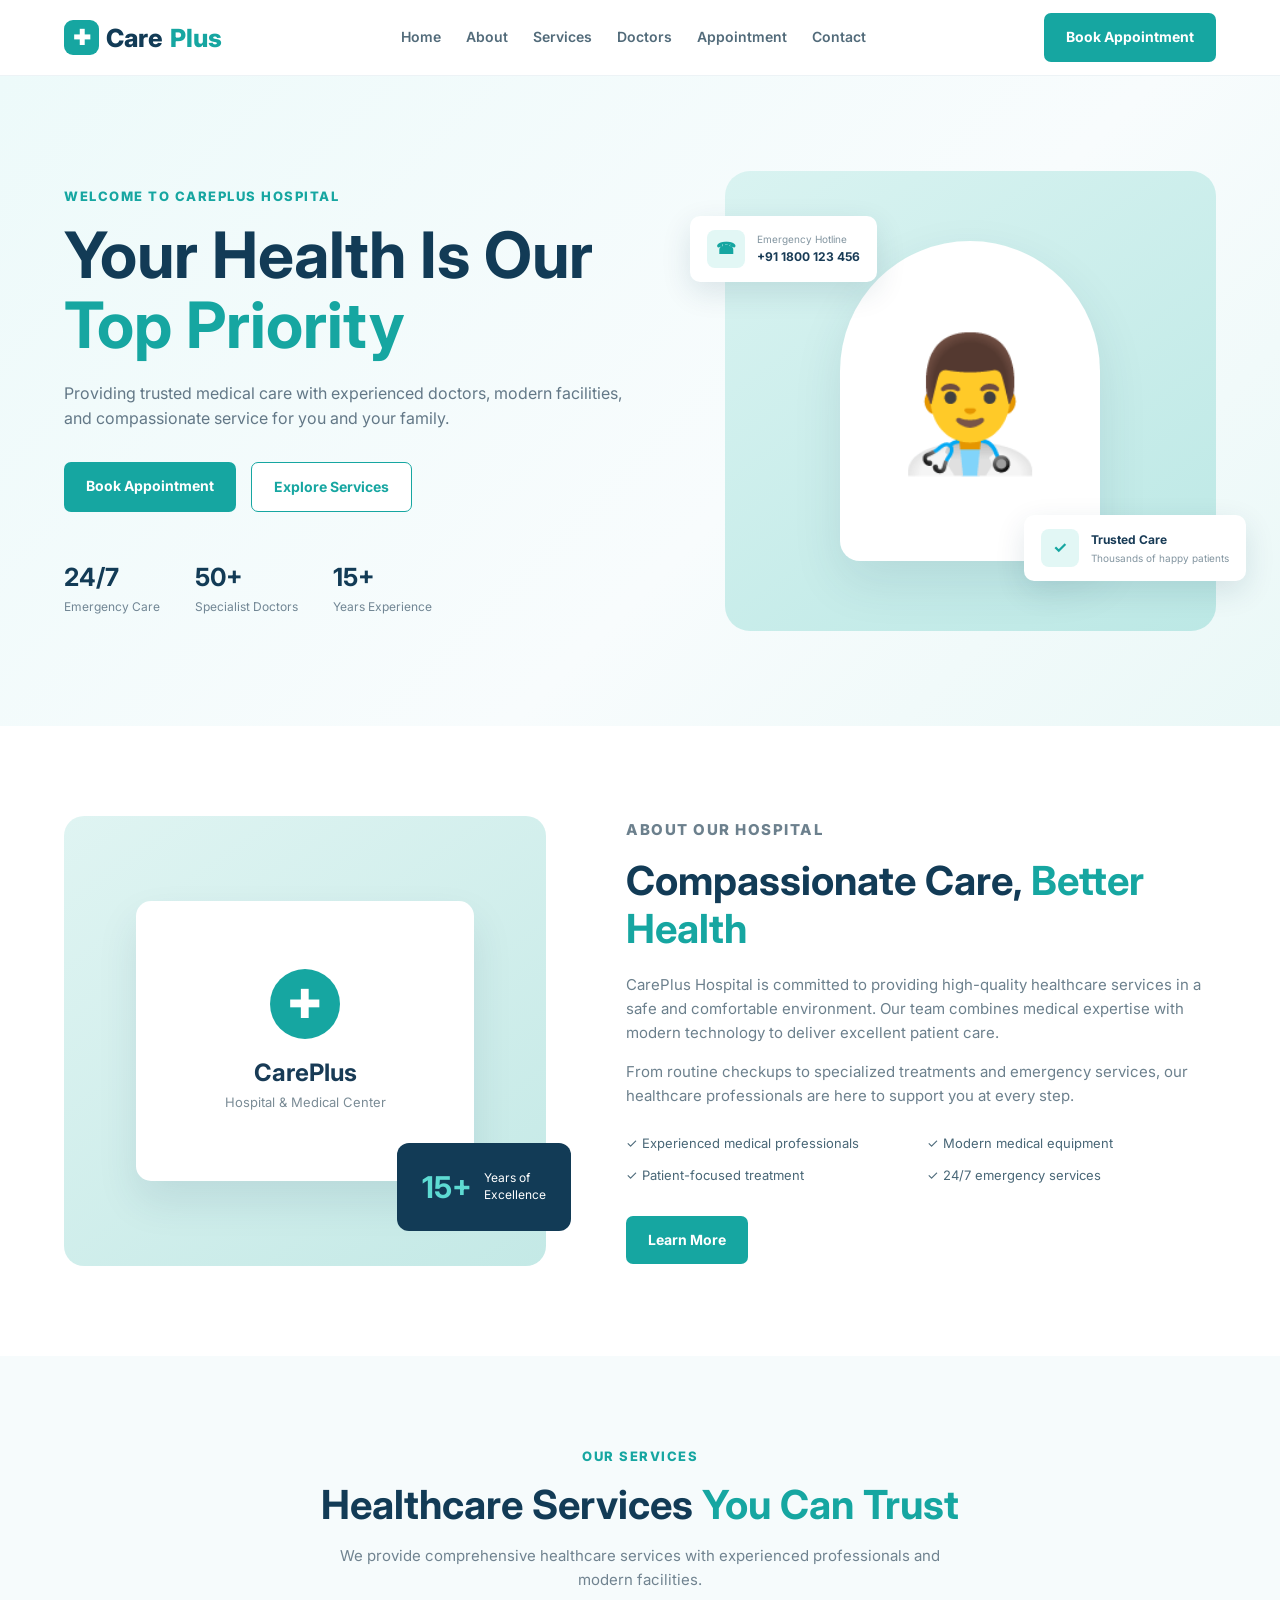
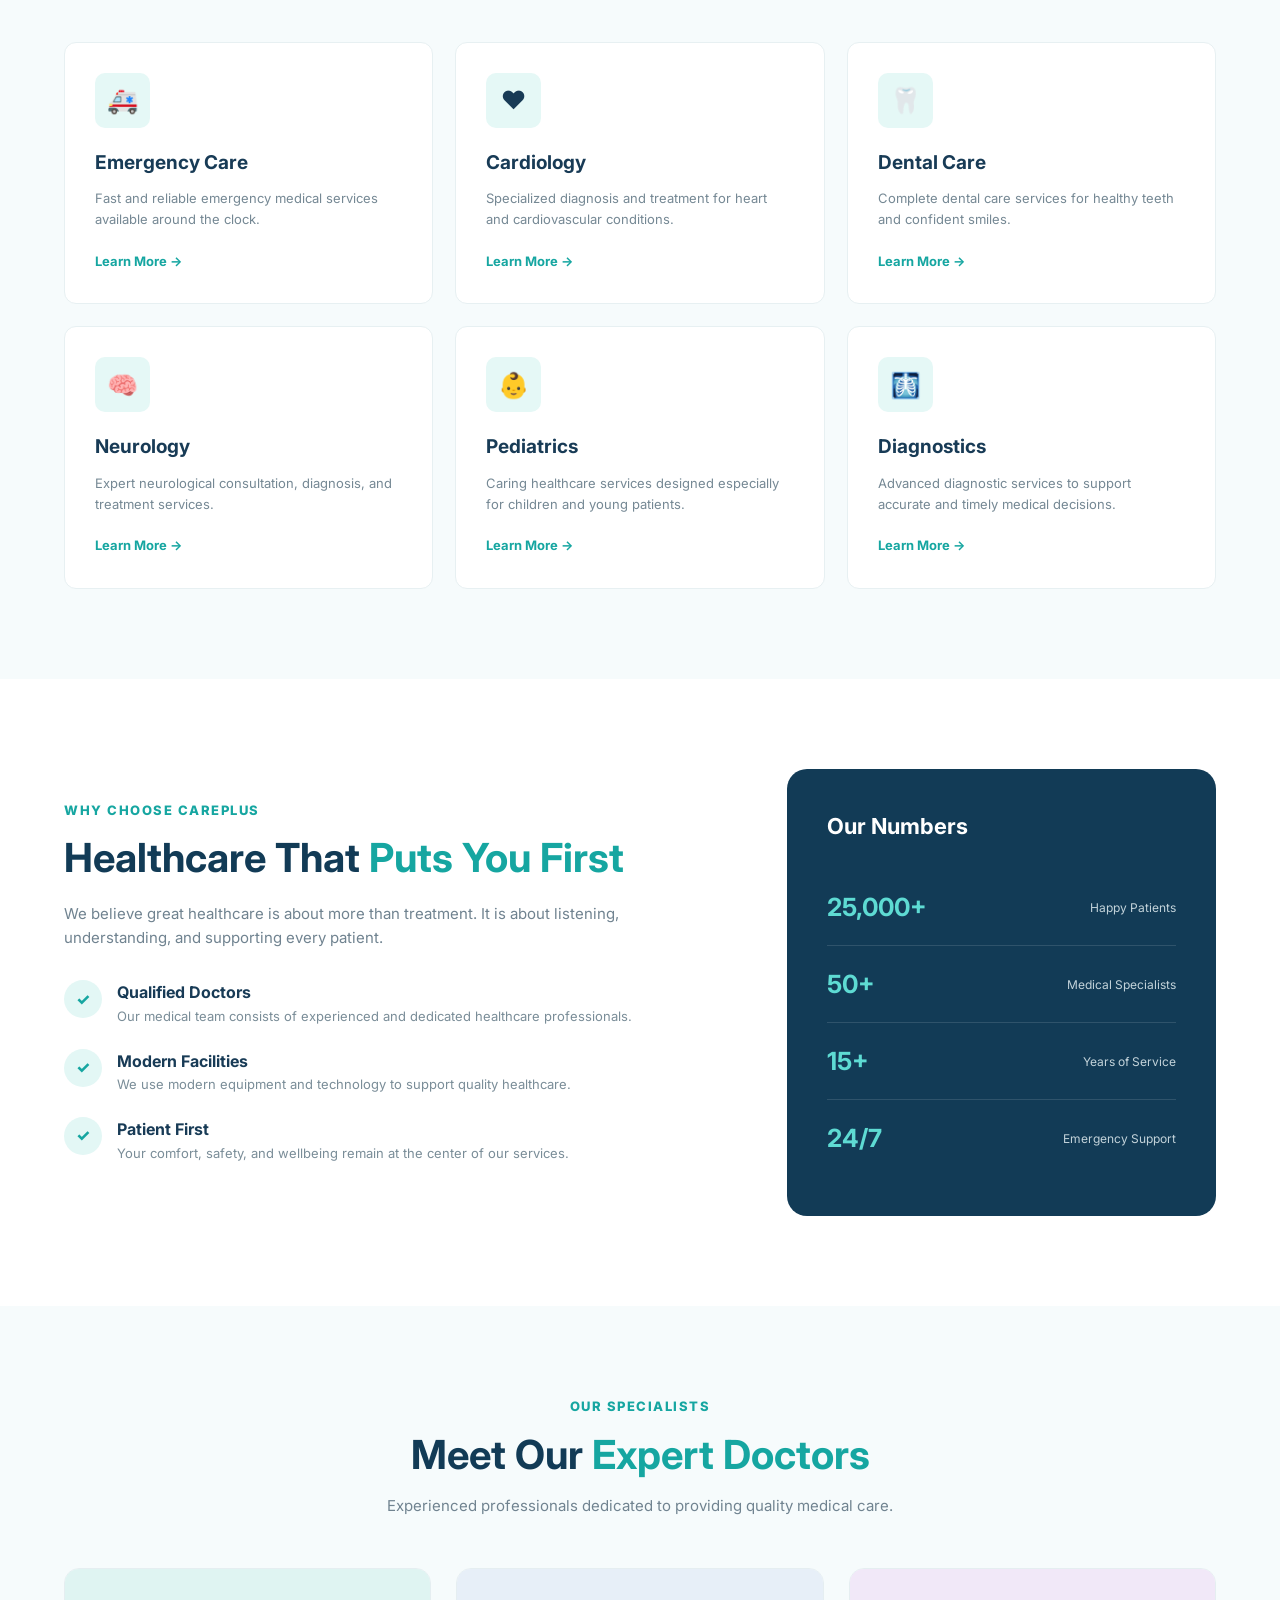
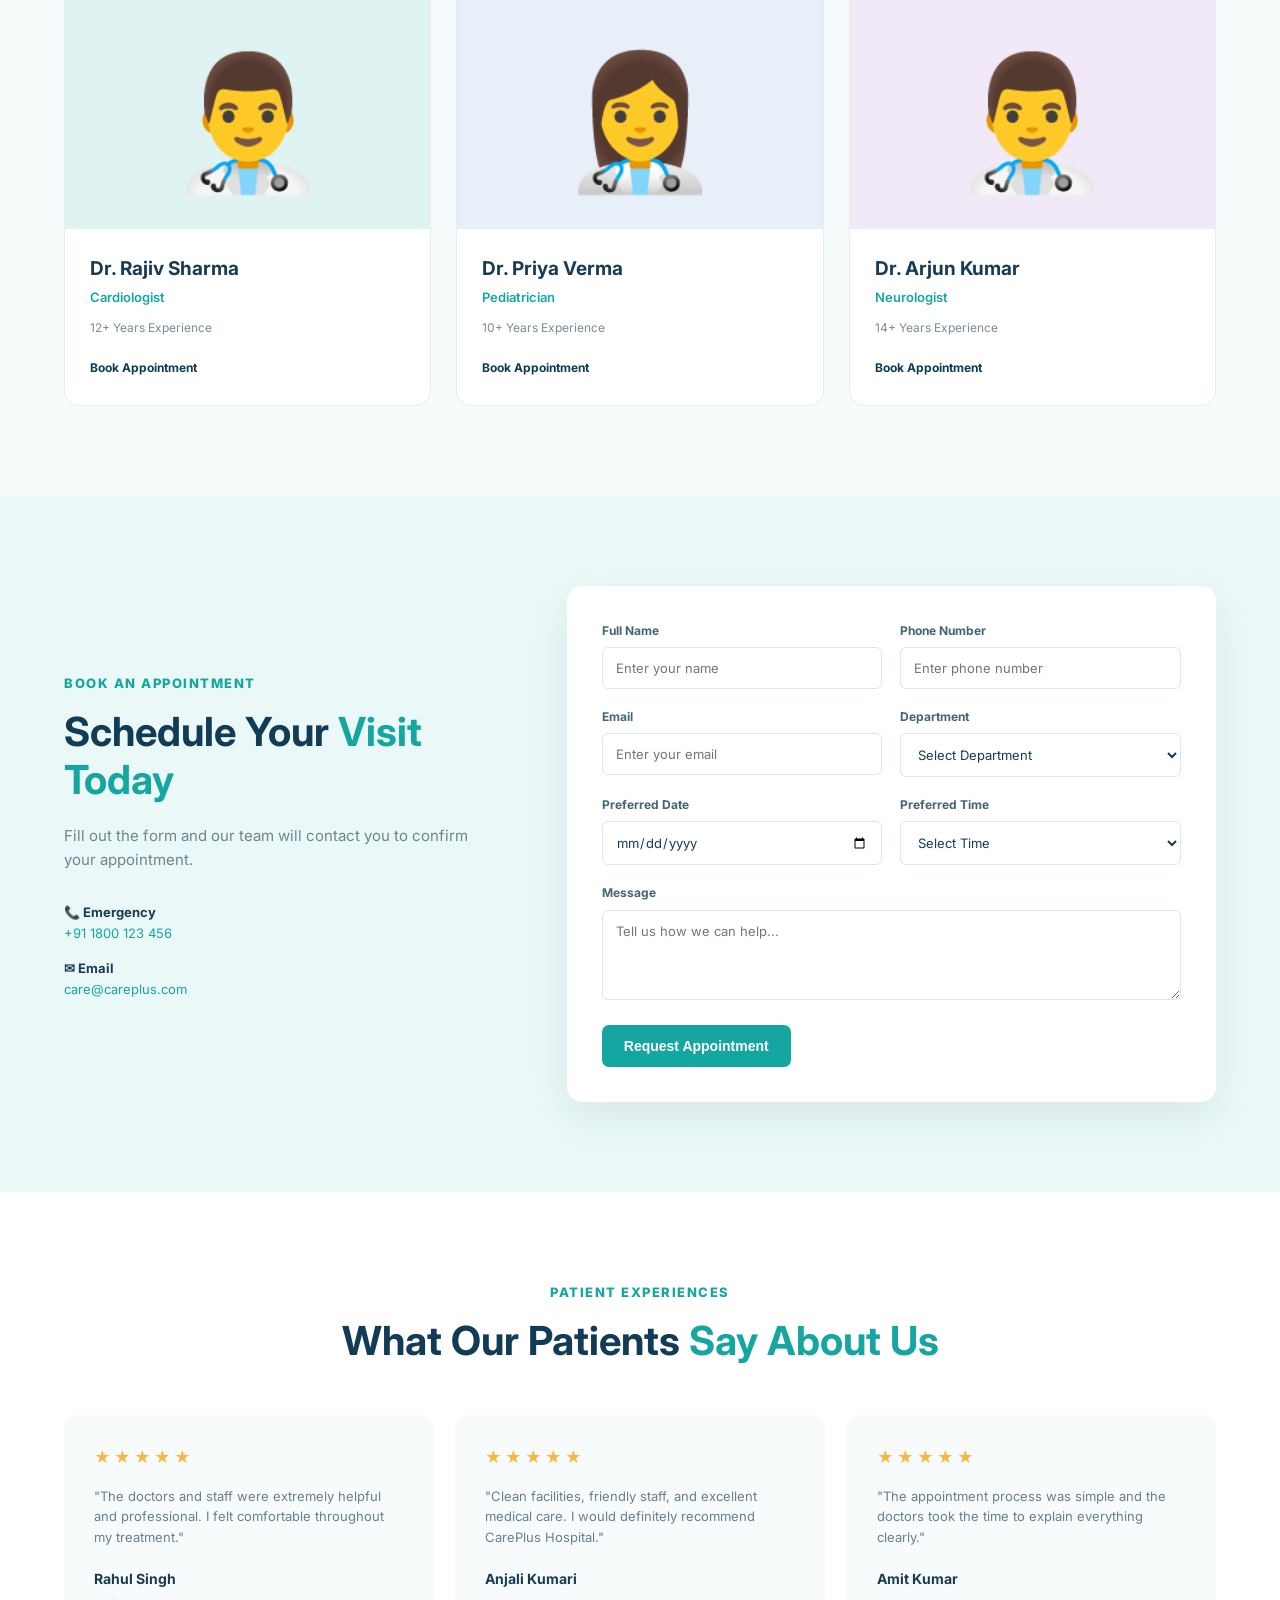
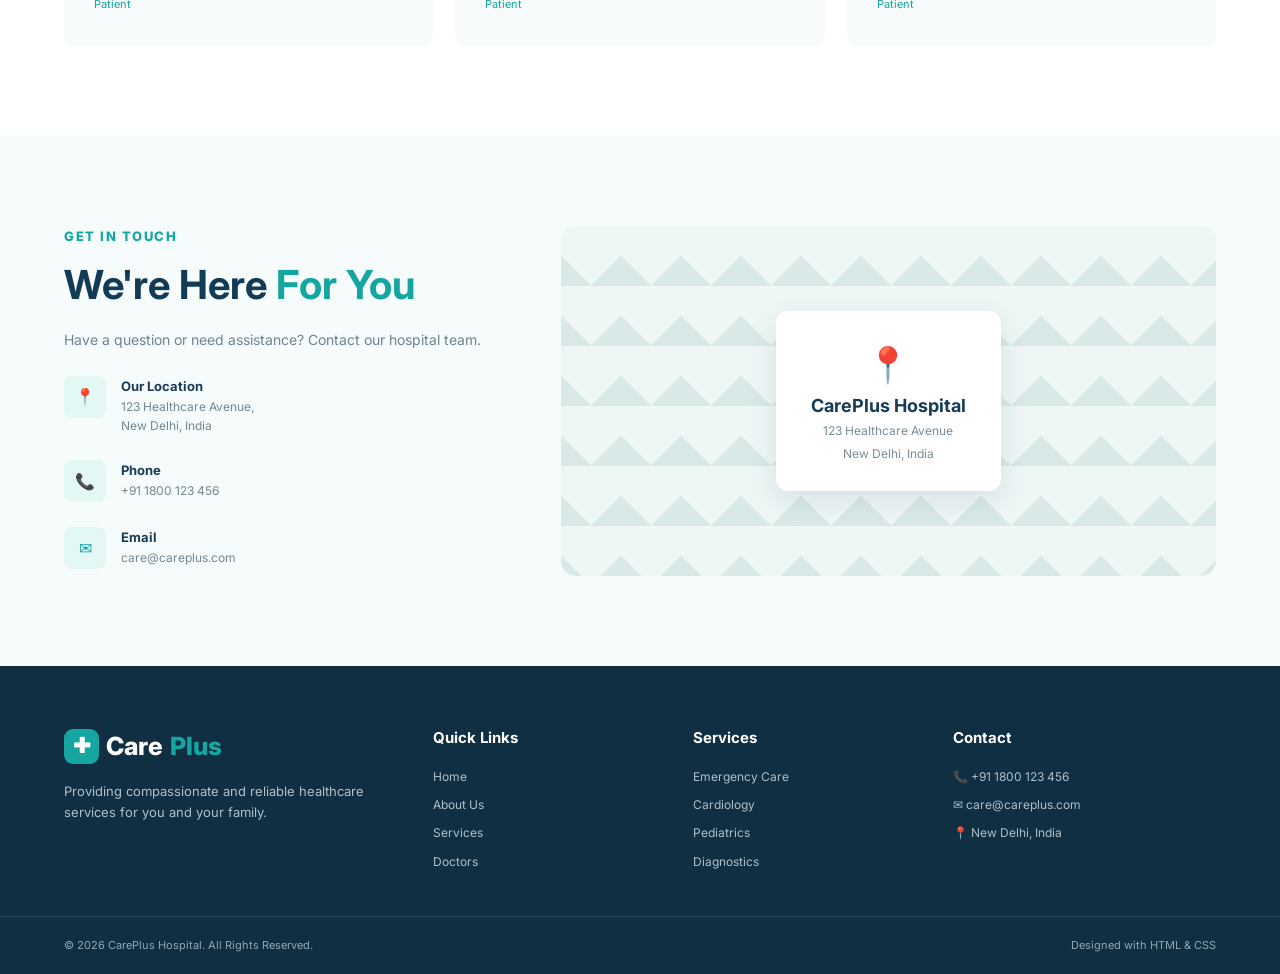
<file: Hospital-Webpage/index.html>
<!DOCTYPE html>
<html lang="en">
<head>
    <meta charset="UTF-8">
    <meta name="viewport" content="width=device-width, initial-scale=1.0">

    <title>CarePlus Hospital | Quality Healthcare</title>

    <link rel="stylesheet" href="css/style.css">

    <!-- Google Font -->
    <link rel="preconnect" href="https://fonts.googleapis.com">
    <link rel="preconnect" href="https://fonts.gstatic.com" crossorigin>
    <link href="https://fonts.googleapis.com/css2?family=Inter:wght@400;500;600;700;800&display=swap" rel="stylesheet">
</head>

<body>

    <!-- ================= HEADER ================= -->

    <header class="header">

        <div class="container nav-container">

            <a href="#" class="logo">
                <span class="logo-icon">✚</span>
                Care<span>Plus</span>
            </a>

            <nav class="navbar">
                <a href="#home">Home</a>
                <a href="#about">About</a>
                <a href="#services">Services</a>
                <a href="#doctors">Doctors</a>
                <a href="#appointment">Appointment</a>
                <a href="#contact">Contact</a>
            </nav>

            <a href="#appointment" class="nav-btn">
                Book Appointment
            </a>

        </div>

    </header>


    <!-- ================= HERO ================= -->

    <main>

        <section class="hero" id="home">

            <div class="container hero-container">

                <div class="hero-content">

                    <p class="hero-small-title">
                        WELCOME TO CAREPLUS HOSPITAL
                    </p>

                    <h1>
                        Your Health Is Our
                        <span>Top Priority</span>
                    </h1>

                    <p class="hero-description">
                        Providing trusted medical care with experienced doctors,
                        modern facilities, and compassionate service for you and
                        your family.
                    </p>

                    <div class="hero-buttons">
                        <a href="#appointment" class="primary-btn">
                            Book Appointment
                        </a>

                        <a href="#services" class="secondary-btn">
                            Explore Services
                        </a>
                    </div>

                    <div class="hero-info">

                        <div class="info-item">
                            <strong>24/7</strong>
                            <span>Emergency Care</span>
                        </div>

                        <div class="info-item">
                            <strong>50+</strong>
                            <span>Specialist Doctors</span>
                        </div>

                        <div class="info-item">
                            <strong>15+</strong>
                            <span>Years Experience</span>
                        </div>

                    </div>

                </div>

                <div class="hero-card">

                    <div class="doctor-illustration">
                        👨‍⚕️
                    </div>

                    <div class="floating-card emergency-card">
                        <div class="floating-icon">☎</div>
                        <div>
                            <small>Emergency Hotline</small>
                            <strong>+91 1800 123 456</strong>
                        </div>
                    </div>

                    <div class="floating-card patient-card">
                        <div class="floating-icon">✓</div>
                        <div>
                            <strong>Trusted Care</strong>
                            <small>Thousands of happy patients</small>
                        </div>
                    </div>

                </div>

            </div>

        </section>


        <!-- ================= ABOUT ================= -->

        <section class="about section" id="about">

            <div class="container about-container">

                <div class="about-image">

                    <div class="hospital-box">
                        <div class="hospital-symbol">✚</div>
                        <h3>CarePlus</h3>
                        <p>Hospital & Medical Center</p>
                    </div>

                    <div class="experience-badge">
                        <strong>15+</strong>
                        <span>Years of<br>Excellence</span>
                    </div>

                </div>

                <div class="about-content">

                    <p class="section-label">ABOUT OUR HOSPITAL</p>

                    <h2>
                        Compassionate Care,
                        <span>Better Health</span>
                    </h2>

                    <p>
                        CarePlus Hospital is committed to providing high-quality
                        healthcare services in a safe and comfortable environment.
                        Our team combines medical expertise with modern technology
                        to deliver excellent patient care.
                    </p>

                    <p>
                        From routine checkups to specialized treatments and
                        emergency services, our healthcare professionals are here
                        to support you at every step.
                    </p>

                    <div class="about-points">

                        <div>✓ Experienced medical professionals</div>
                        <div>✓ Modern medical equipment</div>
                        <div>✓ Patient-focused treatment</div>
                        <div>✓ 24/7 emergency services</div>

                    </div>

                    <a href="#contact" class="primary-btn">
                        Learn More
                    </a>

                </div>

            </div>

        </section>


        <!-- ================= SERVICES ================= -->

        <section class="services section" id="services">

            <div class="container">

                <div class="section-heading">

                    <p class="section-label">OUR SERVICES</p>

                    <h2>
                        Healthcare Services
                        <span>You Can Trust</span>
                    </h2>

                    <p>
                        We provide comprehensive healthcare services with
                        experienced professionals and modern facilities.
                    </p>

                </div>


                <div class="service-grid">

                    <article class="service-card">

                        <div class="service-icon">🚑</div>

                        <h3>Emergency Care</h3>

                        <p>
                            Fast and reliable emergency medical services
                            available around the clock.
                        </p>

                        <a href="#appointment">Learn More →</a>

                    </article>


                    <article class="service-card">

                        <div class="service-icon">❤️</div>

                        <h3>Cardiology</h3>

                        <p>
                            Specialized diagnosis and treatment for heart
                            and cardiovascular conditions.
                        </p>

                        <a href="#appointment">Learn More →</a>

                    </article>


                    <article class="service-card">

                        <div class="service-icon">🦷</div>

                        <h3>Dental Care</h3>

                        <p>
                            Complete dental care services for healthy teeth
                            and confident smiles.
                        </p>

                        <a href="#appointment">Learn More →</a>

                    </article>


                    <article class="service-card">

                        <div class="service-icon">🧠</div>

                        <h3>Neurology</h3>

                        <p>
                            Expert neurological consultation, diagnosis,
                            and treatment services.
                        </p>

                        <a href="#appointment">Learn More →</a>

                    </article>


                    <article class="service-card">

                        <div class="service-icon">👶</div>

                        <h3>Pediatrics</h3>

                        <p>
                            Caring healthcare services designed especially
                            for children and young patients.
                        </p>

                        <a href="#appointment">Learn More →</a>

                    </article>


                    <article class="service-card">

                        <div class="service-icon">🩻</div>

                        <h3>Diagnostics</h3>

                        <p>
                            Advanced diagnostic services to support accurate
                            and timely medical decisions.
                        </p>

                        <a href="#appointment">Learn More →</a>

                    </article>

                </div>

            </div>

        </section>


        <!-- ================= WHY CHOOSE US ================= -->

        <section class="why-us section">

            <div class="container why-container">

                <div class="why-content">

                    <p class="section-label">WHY CHOOSE CAREPLUS</p>

                    <h2>
                        Healthcare That
                        <span>Puts You First</span>
                    </h2>

                    <p>
                        We believe great healthcare is about more than
                        treatment. It is about listening, understanding,
                        and supporting every patient.
                    </p>


                    <div class="why-list">

                        <div class="why-item">
                            <div class="why-icon">✓</div>
                            <div>
                                <h3>Qualified Doctors</h3>
                                <p>
                                    Our medical team consists of experienced
                                    and dedicated healthcare professionals.
                                </p>
                            </div>
                        </div>


                        <div class="why-item">
                            <div class="why-icon">✓</div>
                            <div>
                                <h3>Modern Facilities</h3>
                                <p>
                                    We use modern equipment and technology
                                    to support quality healthcare.
                                </p>
                            </div>
                        </div>


                        <div class="why-item">
                            <div class="why-icon">✓</div>
                            <div>
                                <h3>Patient First</h3>
                                <p>
                                    Your comfort, safety, and wellbeing remain
                                    at the center of our services.
                                </p>
                            </div>
                        </div>

                    </div>

                </div>


                <div class="statistics-card">

                    <h3>Our Numbers</h3>

                    <div class="stat">
                        <strong>25,000+</strong>
                        <span>Happy Patients</span>
                    </div>

                    <div class="stat">
                        <strong>50+</strong>
                        <span>Medical Specialists</span>
                    </div>

                    <div class="stat">
                        <strong>15+</strong>
                        <span>Years of Service</span>
                    </div>

                    <div class="stat">
                        <strong>24/7</strong>
                        <span>Emergency Support</span>
                    </div>

                </div>

            </div>

        </section>


        <!-- ================= DOCTORS ================= -->

        <section class="doctors section" id="doctors">

            <div class="container">

                <div class="section-heading">

                    <p class="section-label">OUR SPECIALISTS</p>

                    <h2>
                        Meet Our
                        <span>Expert Doctors</span>
                    </h2>

                    <p>
                        Experienced professionals dedicated to providing
                        quality medical care.
                    </p>

                </div>


                <div class="doctor-grid">

                    <article class="doctor-card">

                        <div class="doctor-image doctor-one">
                            👨‍⚕️
                        </div>

                        <div class="doctor-info">
                            <h3>Dr. Rajiv Sharma</h3>
                            <p>Cardiologist</p>

                            <span>12+ Years Experience</span>

                            <a href="#appointment">
                                Book Appointment
                            </a>
                        </div>

                    </article>


                    <article class="doctor-card">

                        <div class="doctor-image doctor-two">
                            👩‍⚕️
                        </div>

                        <div class="doctor-info">
                            <h3>Dr. Priya Verma</h3>
                            <p>Pediatrician</p>

                            <span>10+ Years Experience</span>

                            <a href="#appointment">
                                Book Appointment
                            </a>
                        </div>

                    </article>


                    <article class="doctor-card">

                        <div class="doctor-image doctor-three">
                            👨‍⚕️
                        </div>

                        <div class="doctor-info">
                            <h3>Dr. Arjun Kumar</h3>
                            <p>Neurologist</p>

                            <span>14+ Years Experience</span>

                            <a href="#appointment">
                                Book Appointment
                            </a>
                        </div>

                    </article>

                </div>

            </div>

        </section>


        <!-- ================= APPOINTMENT ================= -->

        <section class="appointment section" id="appointment">

            <div class="container appointment-container">

                <div class="appointment-content">

                    <p class="section-label">BOOK AN APPOINTMENT</p>

                    <h2>
                        Schedule Your
                        <span>Visit Today</span>
                    </h2>

                    <p>
                        Fill out the form and our team will contact you to
                        confirm your appointment.
                    </p>

                    <div class="appointment-contact">

                        <div>
                            <strong>📞 Emergency</strong>
                            <span>+91 1800 123 456</span>
                        </div>

                        <div>
                            <strong>✉ Email</strong>
                            <span>care@careplus.com</span>
                        </div>

                    </div>

                </div>


                <form class="appointment-form">

                    <div class="form-row">

                        <div class="form-group">
                            <label for="name">Full Name</label>
                            <input
                                type="text"
                                id="name"
                                placeholder="Enter your name"
                                required
                            >
                        </div>

                        <div class="form-group">
                            <label for="phone">Phone Number</label>
                            <input
                                type="tel"
                                id="phone"
                                placeholder="Enter phone number"
                                required
                            >
                        </div>

                    </div>


                    <div class="form-row">

                        <div class="form-group">
                            <label for="email">Email</label>
                            <input
                                type="email"
                                id="email"
                                placeholder="Enter your email"
                            >
                        </div>

                        <div class="form-group">
                            <label for="department">Department</label>

                            <select id="department">

                                <option value="">
                                    Select Department
                                </option>

                                <option>Cardiology</option>
                                <option>Neurology</option>
                                <option>Pediatrics</option>
                                <option>Dental Care</option>
                                <option>General Medicine</option>

                            </select>

                        </div>

                    </div>


                    <div class="form-row">

                        <div class="form-group">
                            <label for="date">Preferred Date</label>
                            <input
                                type="date"
                                id="date"
                            >
                        </div>

                        <div class="form-group">
                            <label for="time">Preferred Time</label>

                            <select id="time">

                                <option>Select Time</option>
                                <option>09:00 AM</option>
                                <option>11:00 AM</option>
                                <option>01:00 PM</option>
                                <option>03:00 PM</option>
                                <option>05:00 PM</option>

                            </select>

                        </div>

                    </div>


                    <div class="form-group">

                        <label for="message">Message</label>

                        <textarea
                            id="message"
                            rows="4"
                            placeholder="Tell us how we can help..."
                        ></textarea>

                    </div>


                    <button type="submit" class="primary-btn">
                        Request Appointment
                    </button>

                </form>

            </div>

        </section>


        <!-- ================= TESTIMONIAL ================= -->

        <section class="testimonial section">

            <div class="container">

                <div class="section-heading">

                    <p class="section-label">PATIENT EXPERIENCES</p>

                    <h2>
                        What Our Patients
                        <span>Say About Us</span>
                    </h2>

                </div>


                <div class="testimonial-grid">

                    <article class="testimonial-card">

                        <div class="stars">
                            ★★★★★
                        </div>

                        <p>
                            "The doctors and staff were extremely helpful
                            and professional. I felt comfortable throughout
                            my treatment."
                        </p>

                        <strong>Rahul Singh</strong>
                        <span>Patient</span>

                    </article>


                    <article class="testimonial-card">

                        <div class="stars">
                            ★★★★★
                        </div>

                        <p>
                            "Clean facilities, friendly staff, and excellent
                            medical care. I would definitely recommend
                            CarePlus Hospital."
                        </p>

                        <strong>Anjali Kumari</strong>
                        <span>Patient</span>

                    </article>


                    <article class="testimonial-card">

                        <div class="stars">
                            ★★★★★
                        </div>

                        <p>
                            "The appointment process was simple and the
                            doctors took the time to explain everything
                            clearly."
                        </p>

                        <strong>Amit Kumar</strong>
                        <span>Patient</span>

                    </article>

                </div>

            </div>

        </section>


        <!-- ================= CONTACT ================= -->

        <section class="contact section" id="contact">

            <div class="container">

                <div class="contact-container">

                    <div class="contact-info">

                        <p class="section-label">GET IN TOUCH</p>

                        <h2>
                            We're Here
                            <span>For You</span>
                        </h2>

                        <p>
                            Have a question or need assistance?
                            Contact our hospital team.
                        </p>


                        <div class="contact-item">

                            <div class="contact-icon">📍</div>

                            <div>
                                <strong>Our Location</strong>
                                <p>
                                    123 Healthcare Avenue,<br>
                                    New Delhi, India
                                </p>
                            </div>

                        </div>


                        <div class="contact-item">

                            <div class="contact-icon">📞</div>

                            <div>
                                <strong>Phone</strong>
                                <p>+91 1800 123 456</p>
                            </div>

                        </div>


                        <div class="contact-item">

                            <div class="contact-icon">✉</div>

                            <div>
                                <strong>Email</strong>
                                <p>care@careplus.com</p>
                            </div>

                        </div>

                    </div>


                    <div class="contact-map">

                        <div class="map-content">
                            <div class="map-pin">📍</div>
                            <h3>CarePlus Hospital</h3>
                            <p>123 Healthcare Avenue</p>
                            <span>New Delhi, India</span>
                        </div>

                    </div>

                </div>

            </div>

        </section>

    </main>


    <!-- ================= FOOTER ================= -->

    <footer class="footer">

        <div class="container footer-container">

            <div class="footer-about">

                <a href="#" class="logo footer-logo">
                    <span class="logo-icon">✚</span>
                    Care<span>Plus</span>
                </a>

                <p>
                    Providing compassionate and reliable healthcare
                    services for you and your family.
                </p>

            </div>


            <div class="footer-links">

                <h3>Quick Links</h3>

                <a href="#home">Home</a>
                <a href="#about">About Us</a>
                <a href="#services">Services</a>
                <a href="#doctors">Doctors</a>

            </div>


            <div class="footer-links">

                <h3>Services</h3>

                <a href="#services">Emergency Care</a>
                <a href="#services">Cardiology</a>
                <a href="#services">Pediatrics</a>
                <a href="#services">Diagnostics</a>

            </div>


            <div class="footer-links">

                <h3>Contact</h3>

                <p>📞 +91 1800 123 456</p>
                <p>✉ care@careplus.com</p>
                <p>📍 New Delhi, India</p>

            </div>

        </div>


        <div class="footer-bottom">

            <p>
                © 2026 CarePlus Hospital. All Rights Reserved.
            </p>

            <p>
                Designed with HTML & CSS
            </p>

        </div>

    </footer>

</body>
</html>
</file>
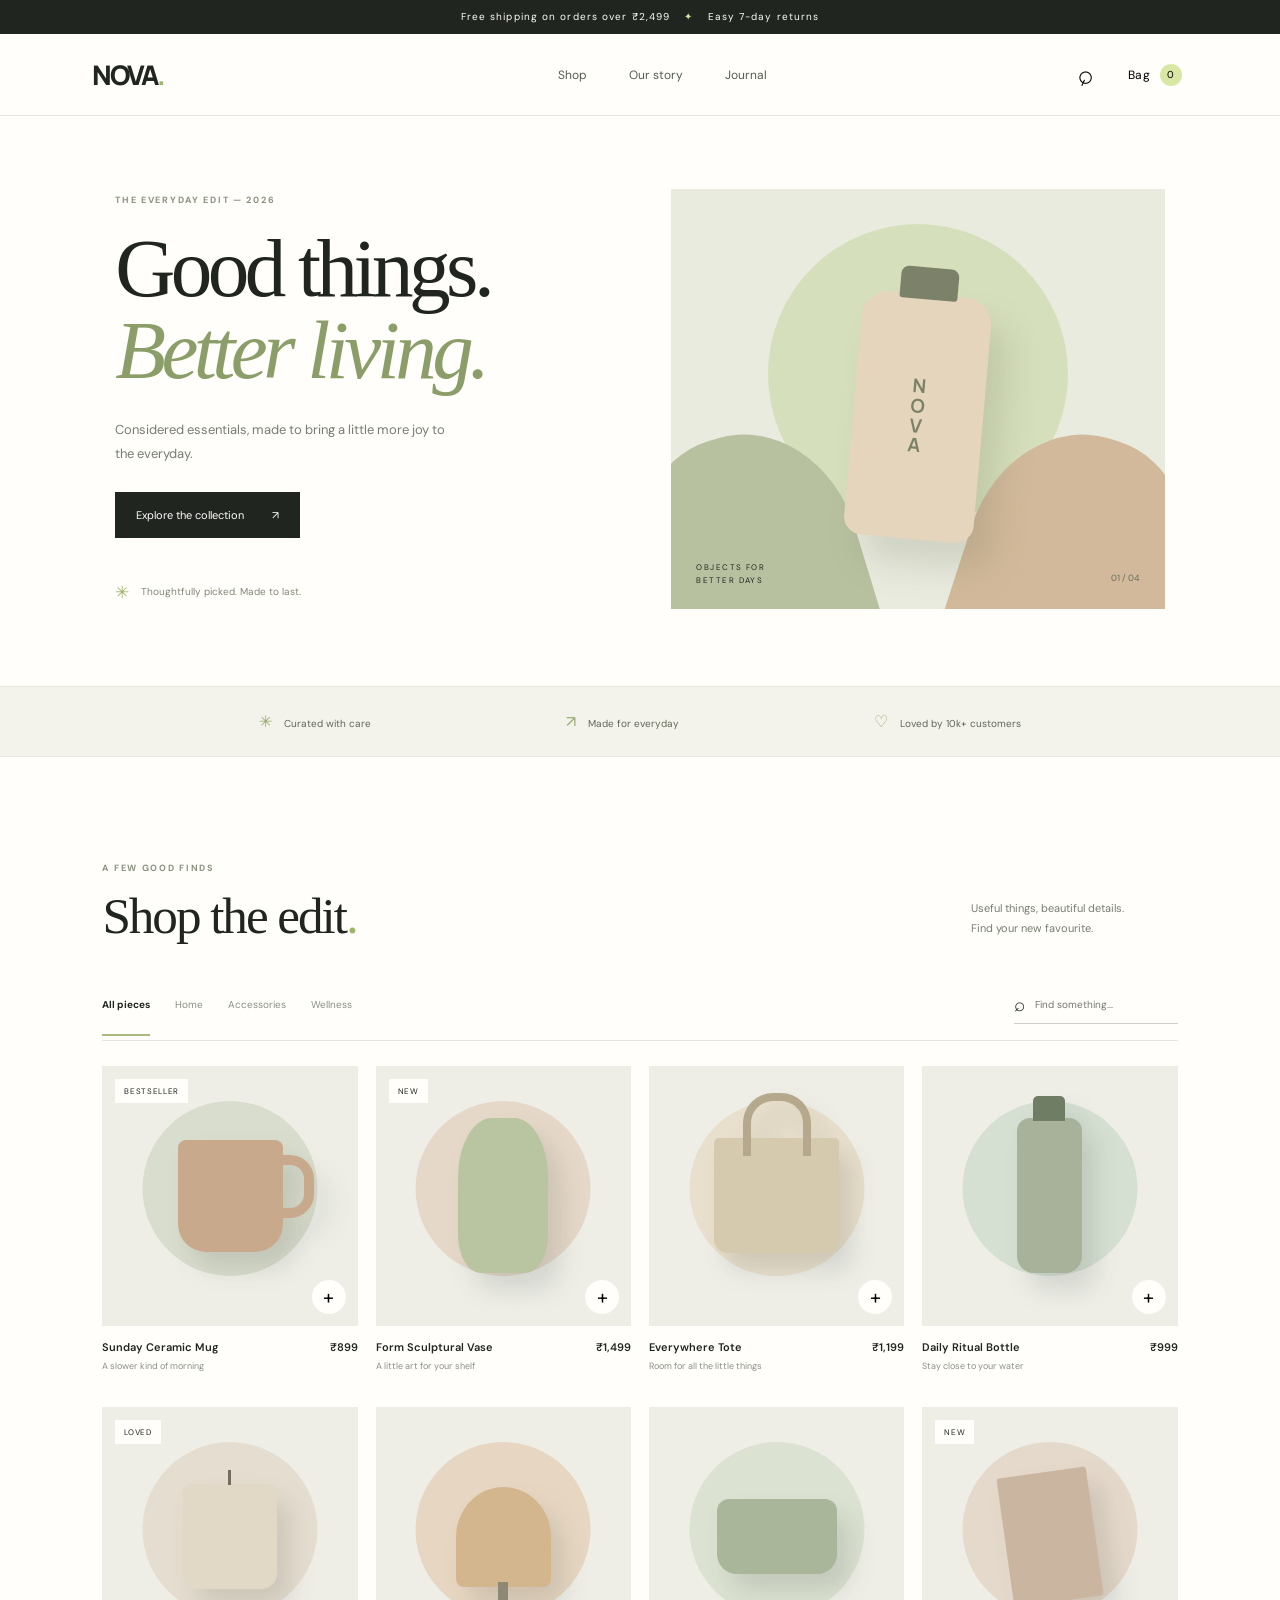
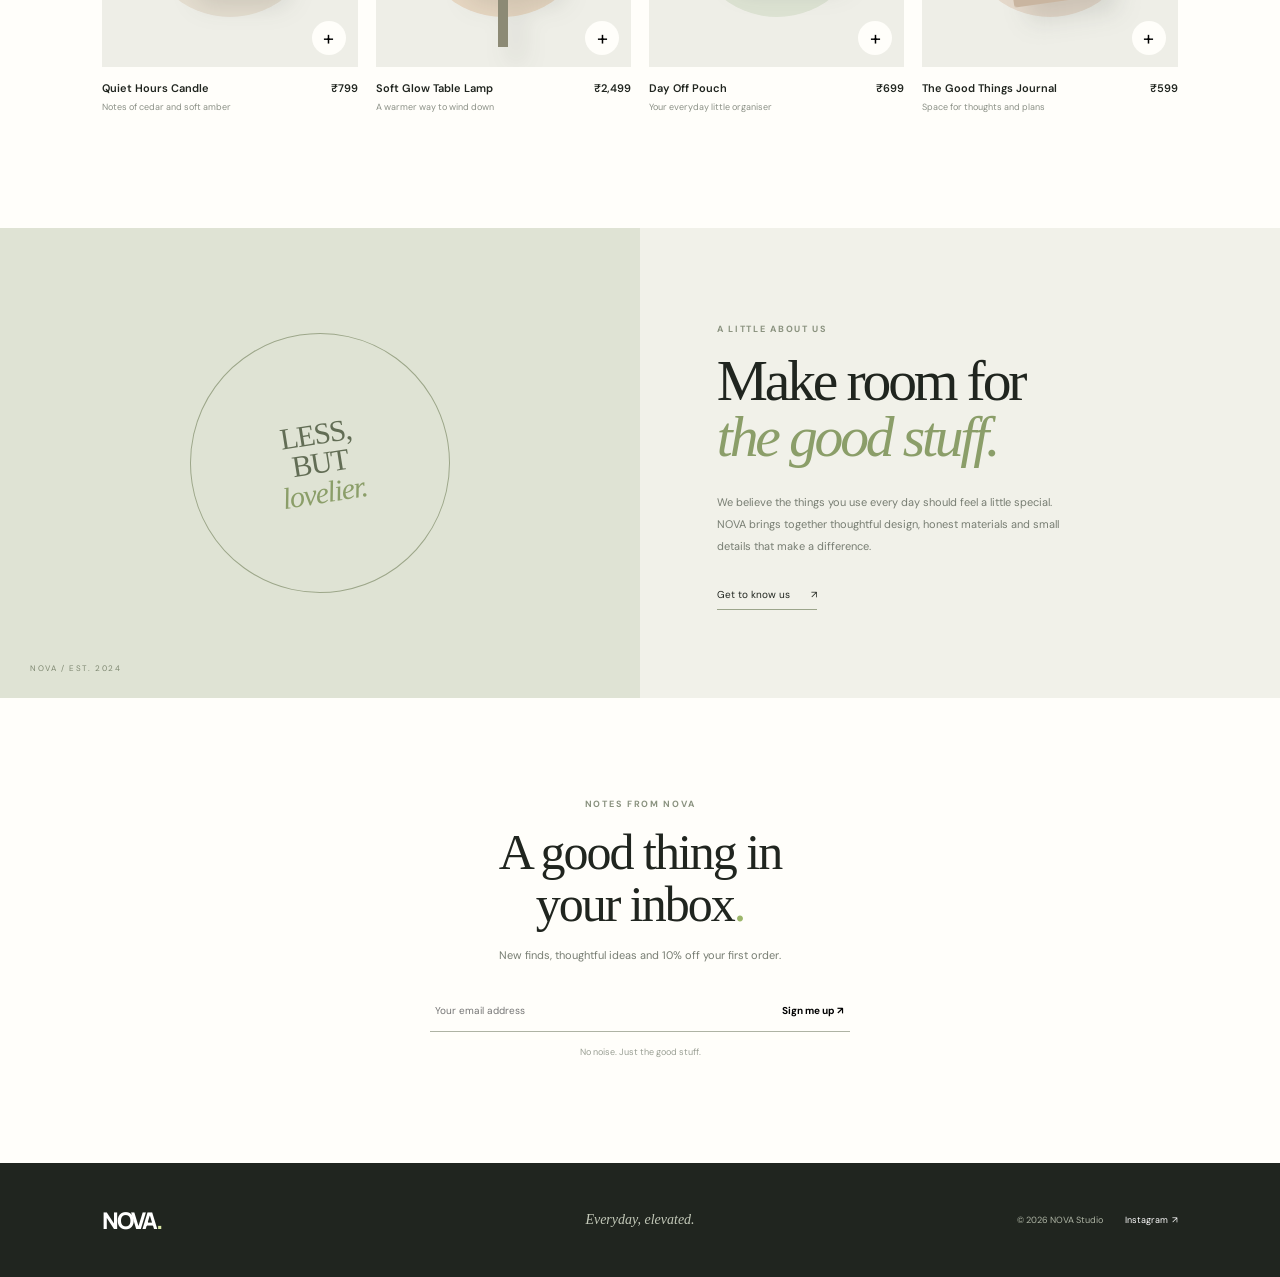
<file: NOVA — E-Commerce/index.html>
<!DOCTYPE html>
<html lang="en">
<head>
  <meta charset="UTF-8" />
  <meta name="viewport" content="width=device-width, initial-scale=1.0" />
  <meta name="description" content="NOVA — thoughtful essentials for everyday living." />
  <title>NOVA — Everyday, Elevated</title>
  <link rel="preconnect" href="https://fonts.googleapis.com">
  <link rel="preconnect" href="https://fonts.gstatic.com" crossorigin>
  <link href="https://fonts.googleapis.com/css2?family=DM+Sans:wght@400;500;600;700&family=Manrope:wght@400;500;600;700;800&display=swap" rel="stylesheet">
  <link rel="stylesheet" href="style.css" />
</head>
<body>
  <div class="announcement">Free shipping on orders over ₹2,499 <span>✦</span> Easy 7-day returns</div>
  <header class="site-header">
    <a class="logo" href="#" aria-label="NOVA home">NOVA<span>.</span></a>
    <nav class="desktop-nav" aria-label="Main navigation">
      <a href="#shop">Shop</a><a href="#story">Our story</a><a href="#newsletter">Journal</a>
    </nav>
    <div class="header-actions">
      <button class="icon-btn search-toggle" aria-label="Focus search" title="Search">⌕</button>
      <button class="cart-trigger" id="openCart" aria-label="Open shopping bag">Bag <span id="cartCount">0</span></button>
    </div>
  </header>

  <main>
    <section class="hero">
      <div class="hero-copy">
        <p class="eyebrow">THE EVERYDAY EDIT — 2026</p>
        <h1>Good things.<br><em>Better living.</em></h1>
        <p class="hero-text">Considered essentials, made to bring a little more joy to the everyday.</p>
        <a class="primary-btn" href="#shop">Explore the collection <span>↗</span></a>
        <div class="hero-note"><span class="tiny-star">✳</span> Thoughtfully picked. Made to last.</div>
      </div>
      <div class="hero-art" aria-label="Lifestyle product composition">
        <div class="sun-disc"></div>
        <div class="hero-shape shape-one"></div><div class="hero-shape shape-two"></div>
        <div class="hero-product">
          <div class="bottle-cap"></div><div class="bottle-label">N<br>O<br>V<br>A</div>
        </div>
        <div class="hero-caption">OBJECTS FOR<br>BETTER DAYS</div>
        <div class="hero-index">01 / 04</div>
      </div>
    </section>

    <section class="trust-strip">
      <div><span>✳</span> Curated with care</div><div><span>↗</span> Made for everyday</div><div><span>♡</span> Loved by 10k+ customers</div>
    </section>

    <section class="shop-section" id="shop">
      <div class="section-heading">
        <div><p class="eyebrow">A FEW GOOD FINDS</p><h2>Shop the edit<span>.</span></h2></div>
        <p>Useful things, beautiful details.<br>Find your new favourite.</p>
      </div>
      <div class="shop-toolbar">
        <div class="filters" id="filters">
          <button class="filter active" data-category="All">All pieces</button>
          <button class="filter" data-category="Home">Home</button>
          <button class="filter" data-category="Accessories">Accessories</button>
          <button class="filter" data-category="Wellness">Wellness</button>
        </div>
        <label class="search-box"><span>⌕</span><input id="searchInput" type="search" placeholder="Find something..." /></label>
      </div>
      <div class="product-grid" id="productGrid" aria-live="polite"></div>
    </section>

    <section class="story-section" id="story">
      <div class="story-art"><div class="story-circle">LESS,<br>BUT<br><i>lovelier.</i></div><span class="story-stamp">NOVA / EST. 2024</span></div>
      <div class="story-copy"><p class="eyebrow">A LITTLE ABOUT US</p><h2>Make room for<br><em>the good stuff.</em></h2><p>We believe the things you use every day should feel a little special. NOVA brings together thoughtful design, honest materials and small details that make a difference.</p><a href="#newsletter" class="text-link">Get to know us <span>↗</span></a></div>
    </section>

    <section class="newsletter" id="newsletter">
      <p class="eyebrow">NOTES FROM NOVA</p><h2>A good thing in<br>your inbox<span>.</span></h2>
      <p>New finds, thoughtful ideas and 10% off your first order.</p>
      <form id="newsletterForm"><input type="email" id="emailInput" placeholder="Your email address" required /><button type="submit">Sign me up ↗</button></form>
      <small id="newsletterMessage">No noise. Just the good stuff.</small>
    </section>
  </main>

  <footer><a class="logo" href="#">NOVA<span>.</span></a><p>Everyday, elevated.</p><div>© 2026 NOVA Studio <span>Instagram&nbsp; ↗</span></div></footer>

  <div class="overlay" id="overlay"></div>
  <aside class="cart-drawer" id="cartDrawer" aria-label="Shopping bag" aria-hidden="true">
    <div class="cart-header"><div><p class="eyebrow">YOUR SELECTION</p><h2>Your bag<span>.</span></h2></div><button class="close-cart" id="closeCart" aria-label="Close bag">×</button></div>
    <div class="cart-items" id="cartItems"></div>
    <div class="cart-empty" id="cartEmpty"><div>♡</div><h3>Your bag is taking a break.</h3><p>Find something lovely to bring home.</p><button class="primary-btn" id="continueShopping">Explore pieces</button></div>
    <div class="cart-footer" id="cartFooter"><div class="subtotal"><span>Subtotal</span><strong id="subtotal">₹0</strong></div><p>Shipping and taxes calculated at checkout.</p><button class="checkout-btn" id="checkoutBtn">Continue to checkout <span>↗</span></button><small>Demo storefront — checkout is not connected.</small></div>
  </aside>
  <div class="toast" id="toast" role="status"></div>
  <script src="script.js"></script>
</body>
</html>
</file>
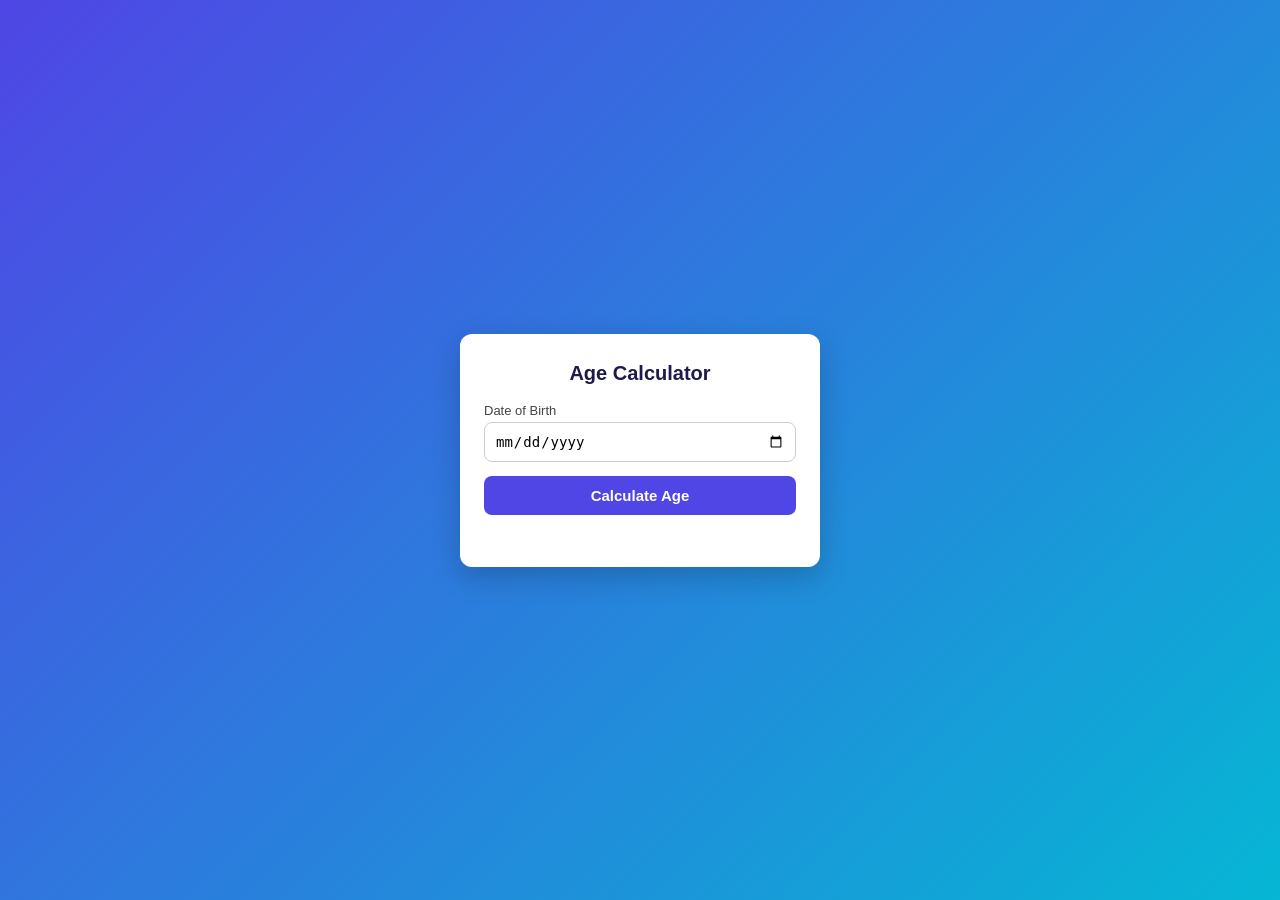
<file: Age_Calculator/Age_Calculator.html>
<!DOCTYPE html>
<html lang="en">
<head>
<meta charset="UTF-8">
<title>Age Calculator</title>
<style>
  * { box-sizing: border-box; margin: 0; padding: 0; }
  body {
    font-family: 'Segoe UI', Arial, sans-serif;
    background: linear-gradient(135deg, #4f46e5, #06b6d4);
    min-height: 100vh;
    display: flex;
    align-items: center;
    justify-content: center;
    padding: 16px;
  }
  .card {
    background: #fff;
    border-radius: 12px;
    padding: 28px 24px;
    width: 100%;
    max-width: 360px;
    box-shadow: 0 10px 30px rgba(0,0,0,0.2);
  }
  h1 { font-size: 20px; margin-bottom: 18px; color: #1e1b4b; text-align: center; }
  label { font-size: 13px; color: #444; display: block; margin-bottom: 4px; }
  input[type="date"] {
    width: 100%;
    padding: 10px;
    border: 1px solid #ccc;
    border-radius: 8px;
    font-size: 14px;
    margin-bottom: 14px;
  }
  button {
    width: 100%;
    padding: 11px;
    border: none;
    border-radius: 8px;
    background: #4f46e5;
    color: #fff;
    font-size: 15px;
    font-weight: 600;
    cursor: pointer;
    transition: background 0.2s;
  }
  button:hover { background: #4338ca; }
  #error { color: #dc2626; font-size: 13px; margin-top: 8px; text-align: center; min-height: 16px; }
  #result {
    margin-top: 18px;
    padding-top: 16px;
    border-top: 1px solid #eee;
    text-align: center;
    display: none;
  }
  #result .big { font-size: 28px; font-weight: 700; color: #1e1b4b; }
  #result .sub { font-size: 13px; color: #666; margin-top: 4px; }
  .grid { display: flex; justify-content: space-between; margin-top: 14px; gap: 8px; }
  .grid div { flex: 1; background: #f4f4fb; border-radius: 8px; padding: 10px 4px; }
  .grid .num { font-size: 16px; font-weight: 700; color: #4f46e5; }
  .grid .lbl { font-size: 11px; color: #666; margin-top: 2px; }
</style>
</head>
<body>
  <div class="card">
    <h1>Age Calculator</h1>
    <label for="dob">Date of Birth</label>
    <input type="date" id="dob">
    <button onclick="calculateAge()">Calculate Age</button>
    <div id="error"></div>
    <div id="result">
      <div class="big" id="ageText"></div>
      <div class="sub">Your exact age</div>
      <div class="grid">
        <div><div class="num" id="days">0</div><div class="lbl">Days</div></div>
        <div><div class="num" id="weeks">0</div><div class="lbl">Weeks</div></div>
        <div><div class="num" id="months">0</div><div class="lbl">Months</div></div>
      </div>
    </div>
  </div>

<script>
function calculateAge() {
  const dobInput = document.getElementById('dob').value;
  const errorEl = document.getElementById('error');
  const resultEl = document.getElementById('result');
  errorEl.textContent = '';
  resultEl.style.display = 'none';

  if (!dobInput) {
    errorEl.textContent = 'Please select your date of birth.';
    return;
  }

  const dob = new Date(dobInput);
  const today = new Date();

  if (dob > today) {
    errorEl.textContent = 'Date of birth cannot be in the future.';
    return;
  }

  let years = today.getFullYear() - dob.getFullYear();
  let months = today.getMonth() - dob.getMonth();
  let days = today.getDate() - dob.getDate();

  if (days < 0) {
    months--;
    const lastMonth = new Date(today.getFullYear(), today.getMonth(), 0);
    days += lastMonth.getDate();
  }
  if (months < 0) {
    years--;
    months += 12;
  }

  const diffTime = today - dob;
  const totalDays = Math.floor(diffTime / (1000 * 60 * 60 * 24));
  const totalWeeks = Math.floor(totalDays / 7);
  const totalMonths = years * 12 + months;

  document.getElementById('ageText').textContent =
    `${years} years, ${months} months, ${days} days`;
  document.getElementById('days').textContent = totalDays.toLocaleString();
  document.getElementById('weeks').textContent = totalWeeks.toLocaleString();
  document.getElementById('months').textContent = totalMonths.toLocaleString();

  resultEl.style.display = 'block';
}
</script>
</body>
</html>
</file>
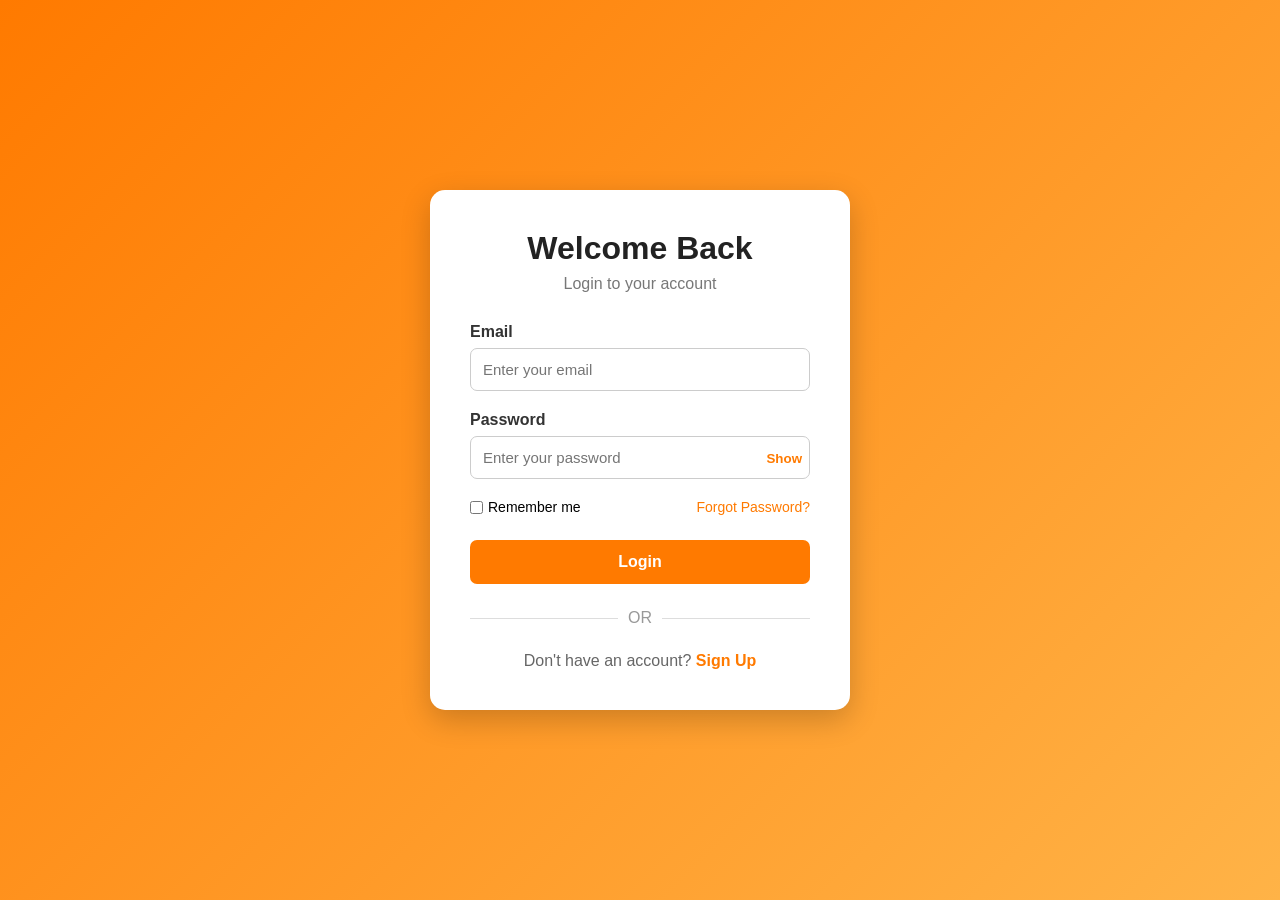
<file: Login_and_SignUp/Login.html>
<!DOCTYPE html>
<html lang="en">
<head>
    <meta charset="UTF-8">
    <meta name="viewport" content="width=device-width, initial-scale=1.0">
    <title>Login Page</title>

    <link rel="stylesheet" href="style.css">
</head>
<body>

    <div class="login-container">

        <div class="login-box">

            <h1>Welcome Back</h1>
            <p class="subtitle">Login to your account</p>

            <form id="loginForm">

                <div class="input-group">
                    <label for="email">Email</label>
                    <input 
                        type="email" 
                        id="email" 
                        placeholder="Enter your email"
                    >
                    <small id="emailError"></small>
                </div>

                <div class="input-group">
                    <label for="password">Password</label>

                    <div class="password-box">
                        <input 
                            type="password" 
                            id="password" 
                            placeholder="Enter your password"
                        >

                        <button type="button" id="togglePassword">
                            Show
                        </button>
                    </div>

                    <small id="passwordError"></small>
                </div>

                <div class="options">
                    <label class="remember">
                        <input type="checkbox" id="remember">
                        Remember me
                    </label>

                    <a href="#" class="forgot">Forgot Password?</a>
                </div>

                <button type="submit" class="login-btn">
                    Login
                </button>

                <p id="successMessage"></p>

            </form>

            <div class="divider">
                <span>OR</span>
            </div>

            <p class="signup">
                Don't have an account?
                <a href="Sign_Up.html">Sign Up</a>
            </p>

        </div>

    </div>

    <script src="script.js"></script>
</body>
</html>
</file>
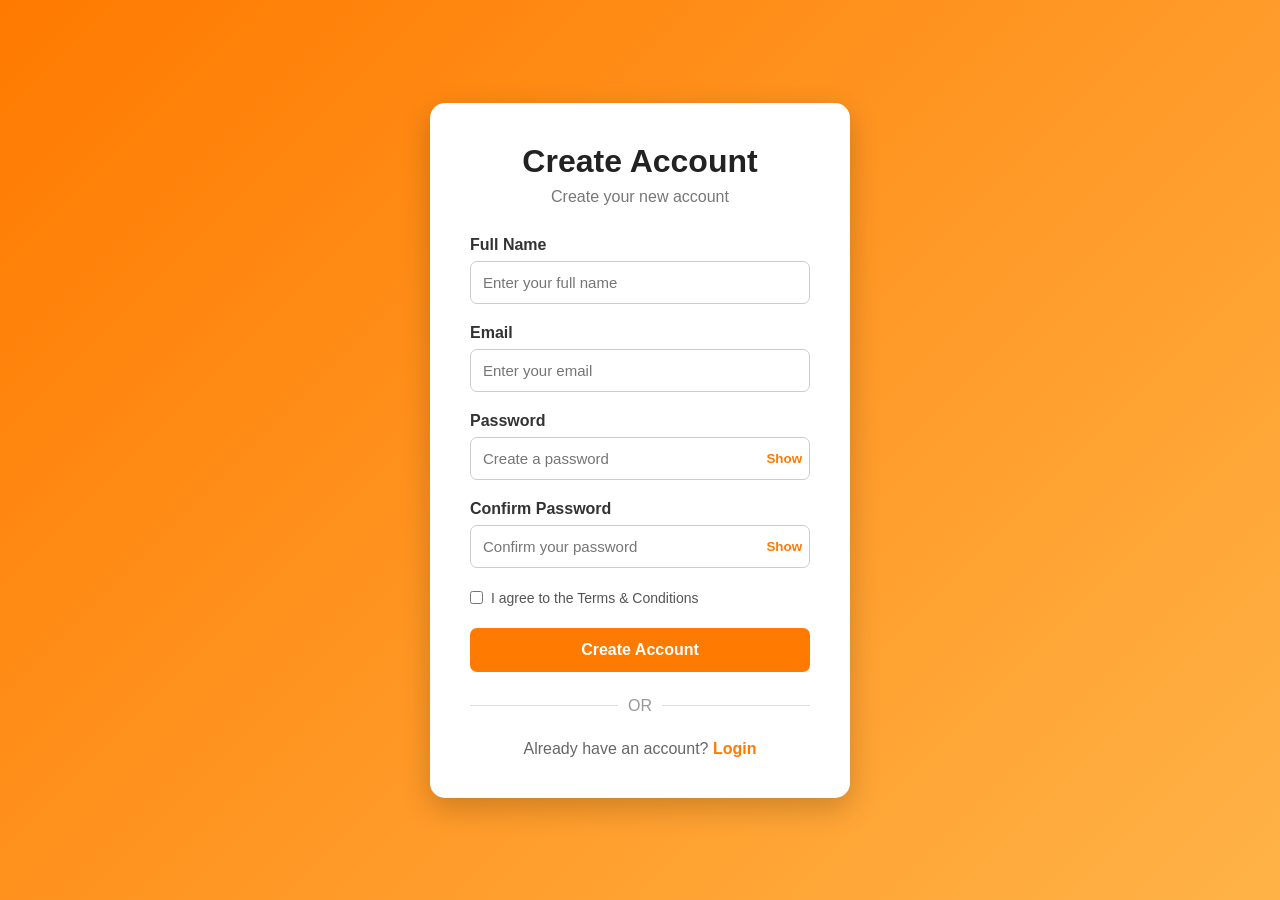
<file: Login_and_SignUp/Sign_Up.html>
<!DOCTYPE html>
<html lang="en">
<head>
    <meta charset="UTF-8">
    <meta name="viewport" content="width=device-width, initial-scale=1.0">

    <title>Sign Up</title>

    <link rel="stylesheet" href="style.css">
</head>

<body>

    <div class="login-container">

        <div class="login-box">

            <h1>Create Account</h1>

            <p class="subtitle">
                Create your new account
            </p>

            <form id="signupForm">

                <!-- Name -->
                <div class="input-group">

                    <label for="name">Full Name</label>

                    <input
                        type="text"
                        id="name"
                        placeholder="Enter your full name"
                    >

                    <small id="nameError"></small>

                </div>


                <!-- Email -->
                <div class="input-group">

                    <label for="signupEmail">Email</label>

                    <input
                        type="email"
                        id="signupEmail"
                        placeholder="Enter your email"
                    >

                    <small id="signupEmailError"></small>

                </div>


                <!-- Password -->
                <div class="input-group">

                    <label for="signupPassword">Password</label>

                    <div class="password-box">

                        <input
                            type="password"
                            id="signupPassword"
                            placeholder="Create a password"
                        >

                        <button
                            type="button"
                            id="toggleSignupPassword"
                        >
                            Show
                        </button>

                    </div>

                    <small id="signupPasswordError"></small>

                </div>


                <!-- Confirm Password -->
                <div class="input-group">

                    <label for="confirmPassword">
                        Confirm Password
                    </label>

                    <div class="password-box">

                        <input
                            type="password"
                            id="confirmPassword"
                            placeholder="Confirm your password"
                        >

                        <button
                            type="button"
                            id="toggleConfirmPassword"
                        >
                            Show
                        </button>

                    </div>

                    <small id="confirmPasswordError"></small>

                </div>


                <!-- Terms -->
                <div class="terms">

                    <label>
                        <input type="checkbox" id="terms">

                        I agree to the Terms & Conditions
                    </label>

                    <small id="termsError"></small>

                </div>


                <!-- Sign Up Button -->
                <button
                    type="submit"
                    class="login-btn"
                >
                    Create Account
                </button>


                <p id="signupSuccess"></p>

            </form>


            <!-- Divider -->
            <div class="divider">
                <span>OR</span>
            </div>


            <!-- Login Link -->
            <p class="signup">

                Already have an account?

                <a href="Login.html">
                    Login
                </a>

            </p>

        </div>

    </div>


    <script src="script.js"></script>

</body>
</html>
</file>
<file: Hospital-Webpage/css/style.css>
/* =========================================
   RESET & GLOBAL STYLES
========================================= */

* {
    margin: 0;
    padding: 0;
    box-sizing: border-box;
}

html {
    scroll-behavior: smooth;
}

body {
    font-family: "Inter", sans-serif;
    color: #183b56;
    background: #ffffff;
    line-height: 1.6;
}

a {
    text-decoration: none;
    color: inherit;
}

ul {
    list-style: none;
}

img {
    max-width: 100%;
    display: block;
}

.container {
    width: 90%;
    max-width: 1180px;
    margin: auto;
}

.section {
    padding: 90px 0;
}


/* =========================================
   HEADER
========================================= */

.header {
    width: 100%;
    background: #ffffff;
    border-bottom: 1px solid #edf3f6;
    position: sticky;
    top: 0;
    z-index: 1000;
}

.nav-container {
    min-height: 75px;
    display: flex;
    align-items: center;
    justify-content: space-between;
    gap: 30px;
}

.logo {
    font-size: 25px;
    font-weight: 800;
    color: #123b56;
    display: flex;
    align-items: center;
    gap: 7px;
}

.logo span:last-child {
    color: #16a6a1;
}

.logo-icon {
    width: 35px;
    height: 35px;
    background: #16a6a1;
    color: white;
    display: flex;
    align-items: center;
    justify-content: center;
    border-radius: 9px;
    font-size: 21px;
}

.navbar {
    display: flex;
    align-items: center;
    gap: 25px;
}

.navbar a {
    color: #526b7a;
    font-size: 14px;
    font-weight: 600;
    transition: 0.3s;
}

.navbar a:hover {
    color: #16a6a1;
}

.nav-btn,
.primary-btn {
    background: #16a6a1;
    color: white;
    padding: 13px 22px;
    border-radius: 7px;
    font-size: 14px;
    font-weight: 700;
    display: inline-block;
    border: none;
    cursor: pointer;
    transition: 0.3s;
}

.nav-btn:hover,
.primary-btn:hover {
    background: #118b87;
    transform: translateY(-2px);
}

.secondary-btn {
    background: white;
    color: #16a6a1;
    padding: 13px 22px;
    border: 1px solid #16a6a1;
    border-radius: 7px;
    font-size: 14px;
    font-weight: 700;
    display: inline-block;
    transition: 0.3s;
}

.secondary-btn:hover {
    background: #16a6a1;
    color: white;
}


/* =========================================
   HERO
========================================= */

.hero {
    background: linear-gradient(
        135deg,
        #edfafa 0%,
        #f8fcfd 60%,
        #eaf8f7 100%
    );
    min-height: 650px;
    display: flex;
    align-items: center;
}

.hero-container {
    display: grid;
    grid-template-columns: 1.1fr 0.9fr;
    align-items: center;
    gap: 60px;
}

.hero-small-title,
.section-label {
    color: #16a6a1;
    font-size: 13px;
    font-weight: 800;
    letter-spacing: 1.5px;
    margin-bottom: 14px;
}

.hero h1 {
    font-size: clamp(42px, 5vw, 65px);
    line-height: 1.08;
    color: #123b56;
    margin-bottom: 22px;
}

.hero h1 span,
.section-heading h2 span,
.about-content h2 span,
.why-content h2 span,
.appointment-content h2 span,
.contact-info h2 span {
    color: #16a6a1;
}

.hero-description {
    max-width: 570px;
    color: #637887;
    font-size: 16px;
    margin-bottom: 30px;
}

.hero-buttons {
    display: flex;
    gap: 15px;
    flex-wrap: wrap;
}

.hero-info {
    display: flex;
    gap: 35px;
    margin-top: 45px;
}

.info-item {
    display: flex;
    flex-direction: column;
}

.info-item strong {
    font-size: 25px;
    color: #123b56;
}

.info-item span {
    color: #718694;
    font-size: 12px;
}

.hero-card {
    min-height: 460px;
    background: linear-gradient(145deg, #d9f3f1, #bce8e5);
    border-radius: 25px;
    position: relative;
    display: flex;
    align-items: center;
    justify-content: center;
    overflow: visible;
}

.doctor-illustration {
    width: 260px;
    height: 320px;
    border-radius: 130px 130px 20px 20px;
    background: #ffffff;
    display: flex;
    align-items: center;
    justify-content: center;
    font-size: 130px;
    box-shadow: 0 20px 50px rgba(18, 59, 86, 0.1);
}

.floating-card {
    position: absolute;
    background: white;
    padding: 14px 17px;
    border-radius: 10px;
    display: flex;
    align-items: center;
    gap: 12px;
    box-shadow: 0 10px 30px rgba(18, 59, 86, 0.12);
}

.floating-card small {
    display: block;
    color: #8395a0;
    font-size: 10px;
}

.floating-card strong {
    display: block;
    color: #183b56;
    font-size: 12px;
}

.floating-icon {
    width: 38px;
    height: 38px;
    border-radius: 8px;
    background: #e2f7f5;
    color: #16a6a1;
    display: flex;
    align-items: center;
    justify-content: center;
    font-weight: bold;
}

.emergency-card {
    top: 45px;
    left: -35px;
}

.patient-card {
    bottom: 50px;
    right: -30px;
}


/* =========================================
   ABOUT
========================================= */

.about-container {
    display: grid;
    grid-template-columns: 0.9fr 1.1fr;
    gap: 80px;
    align-items: center;
}

.about-image {
    min-height: 450px;
    border-radius: 20px;
    background: linear-gradient(
        145deg,
        #dff4f2,
        #c4e9e6
    );
    position: relative;
    display: flex;
    align-items: center;
    justify-content: center;
}

.hospital-box {
    width: 70%;
    height: 280px;
    background: white;
    border-radius: 15px;
    display: flex;
    align-items: center;
    justify-content: center;
    flex-direction: column;
    box-shadow: 0 20px 40px rgba(18, 59, 86, 0.1);
}

.hospital-symbol {
    width: 70px;
    height: 70px;
    background: #16a6a1;
    color: white;
    border-radius: 50%;
    display: flex;
    align-items: center;
    justify-content: center;
    font-size: 40px;
}

.hospital-box h3 {
    margin-top: 15px;
    font-size: 24px;
}

.hospital-box p {
    color: #7b8c96;
    font-size: 13px;
}

.experience-badge {
    position: absolute;
    bottom: 35px;
    right: -25px;
    background: #123b56;
    color: white;
    padding: 20px 25px;
    border-radius: 12px;
    display: flex;
    gap: 12px;
    align-items: center;
}

.experience-badge strong {
    font-size: 30px;
    color: #5edbd3;
}

.experience-badge span {
    font-size: 12px;
    line-height: 1.4;
}

.about-content h2,
.why-content h2,
.appointment-content h2,
.contact-info h2 {
    color: #123b56;
    font-size: 40px;
    line-height: 1.2;
    margin-bottom: 20px;
}

.about-content > p {
    color: #6c808d;
    font-size: 15px;
    margin-bottom: 15px;
}

.about-points {
    display: grid;
    grid-template-columns: 1fr 1fr;
    gap: 12px;
    margin: 25px 0 30px;
}

.about-points div {
    font-size: 13px;
    color: #496777;
}


/* =========================================
   SECTION HEADINGS
========================================= */

.section-heading {
    text-align: center;
    max-width: 650px;
    margin: 0 auto 50px;
}

.section-heading h2 {
    color: #123b56;
    font-size: 40px;
    line-height: 1.2;
    margin-bottom: 15px;
}

.section-heading > p:last-child {
    color: #708390;
    font-size: 15px;
}


/* =========================================
   SERVICES
========================================= */

.services {
    background: #f6fbfc;
}

.service-grid {
    display: grid;
    grid-template-columns: repeat(3, 1fr);
    gap: 22px;
}

.service-card {
    background: white;
    padding: 30px;
    border-radius: 12px;
    border: 1px solid #e7f0f2;
    transition: 0.3s;
}

.service-card:hover {
    transform: translateY(-7px);
    box-shadow: 0 15px 35px rgba(18, 59, 86, 0.09);
}

.service-icon {
    width: 55px;
    height: 55px;
    background: #e5f8f6;
    border-radius: 10px;
    display: flex;
    align-items: center;
    justify-content: center;
    font-size: 25px;
    margin-bottom: 20px;
}

.service-card h3 {
    color: #183b56;
    font-size: 19px;
    margin-bottom: 10px;
}

.service-card p {
    color: #758894;
    font-size: 13px;
    margin-bottom: 18px;
}

.service-card a {
    color: #16a6a1;
    font-size: 13px;
    font-weight: 700;
}


/* =========================================
   WHY US
========================================= */

.why-container {
    display: grid;
    grid-template-columns: 1.2fr 0.8fr;
    gap: 80px;
    align-items: center;
}

.why-content > p:not(.section-label) {
    color: #708390;
    max-width: 600px;
    font-size: 15px;
}

.why-list {
    margin-top: 30px;
}

.why-item {
    display: flex;
    gap: 15px;
    margin-bottom: 22px;
}

.why-icon {
    min-width: 38px;
    height: 38px;
    background: #e3f7f5;
    color: #16a6a1;
    border-radius: 50%;
    display: flex;
    align-items: center;
    justify-content: center;
    font-weight: 800;
}

.why-item h3 {
    color: #183b56;
    font-size: 16px;
}

.why-item p {
    color: #7a8d98;
    font-size: 13px;
}

.statistics-card {
    background: #123b56;
    border-radius: 20px;
    padding: 40px;
    color: white;
}

.statistics-card h3 {
    margin-bottom: 25px;
    font-size: 22px;
}

.stat {
    padding: 18px 0;
    border-bottom: 1px solid rgba(255, 255, 255, 0.12);
    display: flex;
    align-items: center;
    justify-content: space-between;
}

.stat:last-child {
    border-bottom: none;
}

.stat strong {
    color: #5edbd3;
    font-size: 25px;
}

.stat span {
    font-size: 12px;
    color: #c3d3da;
}


/* =========================================
   DOCTORS
========================================= */

.doctors {
    background: #f6fbfc;
}

.doctor-grid {
    display: grid;
    grid-template-columns: repeat(3, 1fr);
    gap: 25px;
}

.doctor-card {
    background: white;
    border-radius: 15px;
    overflow: hidden;
    border: 1px solid #e5eef1;
}

.doctor-image {
    height: 260px;
    display: flex;
    justify-content: center;
    align-items: flex-end;
    font-size: 130px;
    padding-bottom: 5px;
}

.doctor-one {
    background: #dff4f2;
}

.doctor-two {
    background: #e7eff8;
}

.doctor-three {
    background: #f1e8f8;
}

.doctor-info {
    padding: 25px;
}

.doctor-info h3 {
    color: #183b56;
    font-size: 19px;
}

.doctor-info p {
    color: #16a6a1;
    font-size: 13px;
    font-weight: 600;
    margin: 3px 0 10px;
}

.doctor-info span {
    display: block;
    color: #7b8c96;
    font-size: 12px;
    margin-bottom: 17px;
}

.doctor-info a {
    color: #123b56;
    font-size: 12px;
    font-weight: 700;
}


/* =========================================
   APPOINTMENT
========================================= */

.appointment {
    background: #eaf8f7;
}

.appointment-container {
    display: grid;
    grid-template-columns: 0.8fr 1.2fr;
    gap: 70px;
    align-items: center;
}

.appointment-content > p:not(.section-label) {
    color: #708390;
    font-size: 15px;
}

.appointment-contact {
    margin-top: 30px;
}

.appointment-contact div {
    margin-bottom: 15px;
}

.appointment-contact strong,
.appointment-contact span {
    display: block;
}

.appointment-contact strong {
    color: #183b56;
    font-size: 13px;
}

.appointment-contact span {
    color: #16a6a1;
    font-size: 13px;
}

.appointment-form {
    background: white;
    padding: 35px;
    border-radius: 15px;
    box-shadow: 0 15px 40px rgba(18, 59, 86, 0.08);
}

.form-row {
    display: grid;
    grid-template-columns: 1fr 1fr;
    gap: 18px;
}

.form-group {
    margin-bottom: 18px;
}

.form-group label {
    display: block;
    color: #456475;
    font-size: 12px;
    font-weight: 700;
    margin-bottom: 7px;
}

.form-group input,
.form-group select,
.form-group textarea {
    width: 100%;
    border: 1px solid #dbe7ea;
    padding: 12px 13px;
    border-radius: 6px;
    font-family: inherit;
    font-size: 13px;
    outline: none;
    background: white;
    color: #183b56;
}

.form-group textarea {
    resize: vertical;
}

.form-group input:focus,
.form-group select:focus,
.form-group textarea:focus {
    border-color: #16a6a1;
}


/* =========================================
   TESTIMONIAL
========================================= */

.testimonial-grid {
    display: grid;
    grid-template-columns: repeat(3, 1fr);
    gap: 22px;
}

.testimonial-card {
    background: #f7fbfc;
    padding: 30px;
    border-radius: 12px;
}

.stars {
    color: #f5b942;
    letter-spacing: 3px;
    margin-bottom: 15px;
}

.testimonial-card > p {
    color: #687f8d;
    font-size: 13px;
    margin-bottom: 20px;
}

.testimonial-card strong {
    display: block;
    color: #183b56;
    font-size: 14px;
}

.testimonial-card span {
    color: #16a6a1;
    font-size: 11px;
}


/* =========================================
   CONTACT
========================================= */

.contact {
    background: #f6fbfc;
}

.contact-container {
    display: grid;
    grid-template-columns: 0.8fr 1.2fr;
    gap: 60px;
    align-items: stretch;
}

.contact-info > p:not(.section-label) {
    color: #708390;
    font-size: 14px;
}

.contact-item {
    display: flex;
    gap: 15px;
    margin-top: 25px;
}

.contact-icon {
    min-width: 42px;
    height: 42px;
    background: #e3f7f5;
    color: #16a6a1;
    display: flex;
    align-items: center;
    justify-content: center;
    border-radius: 8px;
}

.contact-item strong {
    display: block;
    color: #183b56;
    font-size: 13px;
}

.contact-item p {
    color: #738792;
    font-size: 12px;
}

.contact-map {
    min-height: 350px;
    border-radius: 15px;
    background:
        linear-gradient(
            45deg,
            #d9e9e8 25%,
            transparent 25%
        ),
        linear-gradient(
            -45deg,
            #d9e9e8 25%,
            transparent 25%
        ),
        #eef6f6;
    background-size: 60px 60px;
    display: flex;
    align-items: center;
    justify-content: center;
}

.map-content {
    background: white;
    padding: 25px 35px;
    text-align: center;
    border-radius: 12px;
    box-shadow: 0 10px 30px rgba(18, 59, 86, 0.1);
}

.map-pin {
    font-size: 35px;
}

.map-content h3 {
    color: #183b56;
    font-size: 18px;
}

.map-content p,
.map-content span {
    color: #7a8c96;
    font-size: 12px;
}


/* =========================================
   FOOTER
========================================= */

.footer {
    background: #102f43;
    color: white;
    padding-top: 60px;
}

.footer-container {
    display: grid;
    grid-template-columns: 1.5fr 1fr 1fr 1.2fr;
    gap: 40px;
    padding-bottom: 45px;
}

.footer-logo {
    color: white;
    margin-bottom: 15px;
}

.footer-about p {
    color: #afc0c9;
    font-size: 13px;
    max-width: 300px;
}

.footer-links {
    display: flex;
    flex-direction: column;
    gap: 9px;
}

.footer-links h3 {
    color: white;
    font-size: 15px;
    margin-bottom: 8px;
}

.footer-links a,
.footer-links p {
    color: #afc0c9;
    font-size: 12px;
}

.footer-links a:hover {
    color: #5edbd3;
}

.footer-bottom {
    border-top: 1px solid rgba(255, 255, 255, 0.1);
    padding: 20px 5%;
    display: flex;
    justify-content: space-between;
    gap: 20px;
}

.footer-bottom p {
    color: #91a8b4;
    font-size: 11px;
}


/* =========================================
   RESPONSIVE DESIGN
========================================= */

@media (max-width: 1000px) {

    .navbar {
        gap: 15px;
    }

    .nav-btn {
        display: none;
    }

    .hero-container,
    .about-container,
    .why-container,
    .appointment-container,
    .contact-container {
        gap: 40px;
    }

    .service-grid,
    .doctor-grid,
    .testimonial-grid {
        grid-template-columns: repeat(2, 1fr);
    }

    .footer-container {
        grid-template-columns: repeat(2, 1fr);
    }

}


@media (max-width: 768px) {

    .section {
        padding: 65px 0;
    }

    .nav-container {
        min-height: 65px;
    }

    .navbar {
        display: none;
    }

    .hero {
        padding: 70px 0;
    }

    .hero-container,
    .about-container,
    .why-container,
    .appointment-container,
    .contact-container {
        grid-template-columns: 1fr;
    }

    .hero-content {
        text-align: center;
    }

    .hero-description {
        margin-left: auto;
        margin-right: auto;
    }

    .hero-buttons {
        justify-content: center;
    }

    .hero-info {
        justify-content: center;
    }

    .hero-card {
        min-height: 400px;
        width: 90%;
        margin: auto;
    }

    .emergency-card {
        left: -20px;
    }

    .patient-card {
        right: -20px;
    }

    .about-image {
        min-height: 380px;
        width: 90%;
        margin: auto;
    }

    .about-content {
        text-align: center;
    }

    .about-points {
        text-align: left;
    }

    .why-content {
        text-align: center;
    }

    .why-list {
        text-align: left;
    }

    .appointment-content {
        text-align: center;
    }

    .contact-info {
        text-align: center;
    }

    .contact-item {
        justify-content: center;
        text-align: left;
    }

}


@media (max-width: 600px) {

    .container {
        width: 92%;
    }

    .hero h1 {
        font-size: 40px;
    }

    .hero-info {
        gap: 18px;
    }

    .info-item strong {
        font-size: 21px;
    }

    .info-item span {
        font-size: 10px;
    }

    .hero-card {
        min-height: 350px;
    }

    .doctor-illustration {
        width: 210px;
        height: 260px;
        font-size: 100px;
    }

    .floating-card {
        padding: 10px;
    }

    .emergency-card {
        left: -10px;
        top: 20px;
    }

    .patient-card {
        right: -10px;
        bottom: 20px;
    }

    .about-content h2,
    .why-content h2,
    .appointment-content h2,
    .contact-info h2,
    .section-heading h2 {
        font-size: 32px;
    }

    .about-points {
        grid-template-columns: 1fr;
    }

    .service-grid,
    .doctor-grid,
    .testimonial-grid,
    .footer-container {
        grid-template-columns: 1fr;
    }

    .form-row {
        grid-template-columns: 1fr;
        gap: 0;
    }

    .appointment-form {
        padding: 22px;
    }

    .experience-badge {
        right: 5px;
        bottom: 20px;
    }

    .contact-map {
        min-height: 280px;
    }

    .footer-bottom {
        flex-direction: column;
        text-align: center;
    }

}
</file>
<file: NOVA — E-Commerce/style.css>
*{box-sizing:border-box} :root{--ink:#20251f;--muted:#777d72;--cream:#f6f5ef;--paper:#fffefa;--lime:#d9e7a4;--line:#e5e6dc;--serif:Georgia,'Times New Roman',serif}html{scroll-behavior:smooth}body{margin:0;background:var(--paper);color:var(--ink);font-family:'DM Sans',sans-serif}button,input{font:inherit}button,a{-webkit-tap-highlight-color:transparent}a{color:inherit;text-decoration:none}.announcement{height:34px;background:var(--ink);color:#fff;text-align:center;font-size:10px;letter-spacing:.11em;padding:10px}.announcement span{color:var(--lime);padding:0 10px}.site-header{height:82px;padding:0 7.2%;display:flex;align-items:center;justify-content:space-between;border-bottom:1px solid var(--line);background:var(--paper)}.logo{font:800 27px Manrope,sans-serif;letter-spacing:-2px}.logo span,.section-heading h2 span,.newsletter h2 span,.cart-header h2 span{color:#9cb66a}.desktop-nav{display:flex;gap:42px;margin-left:90px}.desktop-nav a{font-size:12px;color:#555b52}.desktop-nav a:hover,.text-link:hover{color:#849b4e}.header-actions{display:flex;align-items:center;gap:24px}.icon-btn,.cart-trigger,.close-cart{border:0;background:none;cursor:pointer}.icon-btn{font-size:27px;transform:rotate(-20deg)}.cart-trigger{font-size:12px;letter-spacing:.04em}.cart-trigger span{display:inline-grid;place-items:center;background:var(--lime);width:22px;height:22px;border-radius:50%;margin-left:6px;font-size:10px}.hero{min-height:570px;padding:65px 9% 70px;display:grid;grid-template-columns:1fr 1fr;align-items:center;gap:6%}.eyebrow{font-size:9px;letter-spacing:.19em;font-weight:700;color:#8a927f;margin:0 0 22px}.hero h1,.story-copy h2{font:500 clamp(54px,6.5vw,88px)/.98 var(--serif);letter-spacing:-.055em;margin:0}.hero h1 em,.story-copy h2 em{font-weight:400;color:#8b9e69}.hero-text{font-size:13px;line-height:1.8;color:var(--muted);max-width:340px;margin:27px 0}.primary-btn{display:inline-flex;align-items:center;gap:28px;padding:16px 21px;background:var(--ink);color:white;border:0;font-size:11px;cursor:pointer;transition:.2s}.primary-btn:hover,.checkout-btn:hover{background:#4a5543;transform:translateY(-2px)}.hero-note{font-size:10px;color:#828779;margin-top:43px}.tiny-star{font-size:17px;color:#9db16f;vertical-align:middle;margin-right:9px}.hero-art{height:420px;position:relative;background:#e9ebdf;overflow:hidden}.sun-disc{position:absolute;width:300px;height:300px;border-radius:50%;background:#d6dfbc;top:35px;left:50%;transform:translateX(-50%)}.hero-shape{position:absolute;background:#b8c19f;bottom:-85px;width:220px;height:260px;border-radius:48% 48% 0 0}.shape-one{left:-30px;transform:rotate(-17deg)}.shape-two{right:-20px;background:#d2b99b;transform:rotate(18deg)}.hero-product{position:absolute;width:130px;height:245px;background:#e4d5bc;left:50%;top:105px;transform:translateX(-50%) rotate(5deg);border-radius:27px 27px 18px 18px;box-shadow:20px 25px 35px #6d725433;display:flex;align-items:center;justify-content:center}.bottle-cap{position:absolute;top:-27px;width:58px;height:32px;background:#7c826a;border-radius:8px 8px 3px 3px}.bottle-label{font:700 19px/1.05 Manrope;text-align:center;letter-spacing:.16em;color:#7a8268}.hero-caption{position:absolute;left:25px;bottom:22px;font-size:8px;line-height:1.6;letter-spacing:.18em}.hero-index{position:absolute;right:25px;bottom:25px;font-size:9px;color:#68705e}.trust-strip{display:flex;justify-content:space-evenly;padding:24px 5%;background:#f3f3eb;border-top:1px solid var(--line);border-bottom:1px solid var(--line)}.trust-strip div{font-size:10px;color:#60675a}.trust-strip span{font-size:16px;color:#98a96e;margin-right:9px}.shop-section{padding:105px 8% 115px}.section-heading{display:flex;justify-content:space-between;align-items:end;margin-bottom:43px}.section-heading .eyebrow{margin-bottom:15px}.section-heading h2,.newsletter h2{font:500 clamp(38px,4vw,54px)/1.05 var(--serif);letter-spacing:-.04em;margin:0}.section-heading>p{font-size:11px;line-height:1.8;color:var(--muted);margin:0 5% 4px 0}.shop-toolbar{display:flex;justify-content:space-between;align-items:center;border-bottom:1px solid var(--line);padding-bottom:16px;margin-bottom:25px}.filters{display:flex;gap:25px}.filter{border:0;background:none;padding:8px 0;font-size:10px;color:#8b9086;cursor:pointer;position:relative}.filter.active{color:var(--ink);font-weight:700}.filter.active:after{content:'';height:2px;background:#a9ba7c;position:absolute;bottom:-17px;left:0;right:0}.search-box{border-bottom:1px solid #cfd2c7;display:flex;gap:8px;align-items:center;padding:6px 0}.search-box span{font-size:19px}.search-box input{border:0;outline:0;background:transparent;font-size:10px;width:145px}.product-grid{display:grid;grid-template-columns:repeat(4,1fr);gap:35px 18px}.product-card{min-width:0}.product-image{height:260px;position:relative;overflow:hidden;background:#eeeee7;display:grid;place-items:center}.product-image:before{content:'';position:absolute;width:175px;height:175px;border-radius:50%;background:var(--orb,#d9ddcd);top:35px;left:50%;transform:translateX(-50%)}.product-image .object{position:relative;z-index:1;filter:drop-shadow(13px 17px 12px #30352b22);transition:transform .35s}.product-card:hover .object{transform:translateY(-7px) rotate(2deg)}.object.mug{width:105px;height:112px;background:#c9a98b;border-radius:8px 8px 28px 28px}.object.mug:after{content:'';position:absolute;width:35px;height:43px;border:10px solid #c9a98b;border-left:0;border-radius:0 24px 24px 0;right:-31px;top:15px}.object.vase{width:90px;height:155px;background:#b9c4a0;border-radius:38% 38% 25% 25%}.object.tote{width:125px;height:115px;background:#d5c9ae;border-radius:5px 5px 14px 14px}.object.tote:before{content:'';position:absolute;width:52px;height:55px;border:8px solid #b5a88c;border-bottom:0;border-radius:30px 30px 0 0;top:-45px;left:29px}.object.bottle{width:65px;height:155px;background:#a8b19a;border-radius:13px 13px 17px 17px}.object.bottle:before{content:'';position:absolute;width:32px;height:25px;background:#707d65;top:-22px;left:16px;border-radius:5px 5px 0 0}.object.candle{width:94px;height:105px;background:#e1d8c6;border-radius:8px 8px 15px 15px}.object.candle:before{content:'';position:absolute;width:3px;height:15px;background:#756d5b;top:-14px;left:45px}.object.lamp{width:95px;height:100px;background:#d4b68e;border-radius:50% 50% 8px 8px}.object.lamp:after{content:'';position:absolute;width:10px;height:65px;background:#8c8a75;left:42px;top:95px}.object.pouch{width:120px;height:75px;background:#a9b69a;border-radius:12px 12px 20px 20px}.object.book{width:90px;height:130px;background:#c9b5a0;border-radius:3px;transform:rotate(-8deg)}.product-tag{position:absolute;top:13px;left:13px;z-index:2;background:#fffefa;padding:7px 9px;font-size:8px;letter-spacing:.08em}.quick-add{position:absolute;z-index:2;right:12px;bottom:12px;width:34px;height:34px;border:0;border-radius:50%;background:#fffefa;font-size:20px;cursor:pointer;transition:.2s}.quick-add:hover{background:var(--ink);color:white}.product-info{display:flex;justify-content:space-between;gap:8px;padding-top:14px}.product-info h3{font-size:11px;font-weight:600;margin:0 0 6px}.product-info p{font-size:9px;color:#8b9086;margin:0}.price{font-size:11px;font-weight:600;white-space:nowrap}.no-results{grid-column:1/-1;text-align:center;padding:60px;color:var(--muted);font-size:13px}.story-section{display:grid;grid-template-columns:1fr 1fr;background:#f1f1e9;min-height:470px}.story-art{background:#dfe3d4;position:relative;display:grid;place-items:center;overflow:hidden}.story-circle{width:260px;height:260px;border:1px solid #9da78a;border-radius:50%;display:grid;place-content:center;text-align:center;font:500 30px/.98 var(--serif);letter-spacing:-.04em;transform:rotate(-9deg);color:#626d55}.story-circle i{color:#8b9e69}.story-stamp{position:absolute;bottom:25px;left:30px;font-size:8px;letter-spacing:.2em;color:#7e8871}.story-copy{padding:90px 12%;align-self:center}.story-copy .eyebrow{margin-bottom:18px}.story-copy h2{font-size:clamp(42px,4.5vw,60px)}.story-copy>p:not(.eyebrow){font-size:11px;line-height:2;color:#777d72;max-width:360px;margin:25px 0}.text-link{font-size:10px;border-bottom:1px solid #9ca58b;padding-bottom:8px}.text-link span{margin-left:18px}.newsletter{text-align:center;padding:100px 20px 105px}.newsletter .eyebrow{margin-bottom:16px}.newsletter h2{font-size:50px}.newsletter>p:not(.eyebrow){font-size:11px;color:var(--muted);margin:17px 0 28px}.newsletter form{display:flex;max-width:420px;margin:auto;border-bottom:1px solid #aeb3a4}.newsletter input{flex:1;min-width:0;border:0;outline:0;background:transparent;padding:14px 5px;font-size:10px}.newsletter form button{border:0;background:none;font-size:10px;font-weight:700;cursor:pointer}.newsletter small{display:block;margin-top:14px;font-size:9px;color:#9a9f94}footer{background:var(--ink);color:white;padding:35px 8%;display:grid;grid-template-columns:1fr 1fr 1fr;align-items:center}footer .logo{font-size:23px}footer .logo span{color:var(--lime)}footer p{font:italic 14px var(--serif);color:#c2c8b8;text-align:center}footer>div{font-size:9px;color:#aeb5a5;text-align:right}footer>div span{margin-left:20px;color:white}.overlay{position:fixed;inset:0;background:#14181177;opacity:0;visibility:hidden;transition:.25s;z-index:9}.overlay.visible{opacity:1;visibility:visible}.cart-drawer{position:fixed;z-index:10;right:0;top:0;height:100%;width:min(430px,100%);background:var(--paper);padding:32px;transform:translateX(100%);transition:.3s;display:flex;flex-direction:column}.cart-drawer.open{transform:translateX(0)}.cart-header{display:flex;justify-content:space-between;align-items:start;border-bottom:1px solid var(--line);padding-bottom:22px}.cart-header .eyebrow{margin-bottom:9px}.cart-header h2{font:500 32px var(--serif);margin:0}.close-cart{font-size:30px;font-weight:300}.cart-items{overflow:auto;flex:1}.cart-line{display:grid;grid-template-columns:76px 1fr auto;gap:14px;padding:18px 0;border-bottom:1px solid var(--line)}.cart-thumb{height:78px;background:#eeeee7;display:grid;place-items:center}.cart-thumb .object{transform:scale(.45)}.cart-line h4{font-size:11px;margin:5px 0}.cart-line p{font-size:9px;color:var(--muted);margin:0 0 10px}.qty{display:flex;align-items:center;gap:12px;font-size:10px}.qty button{border:0;background:none;cursor:pointer;font-size:16px}.remove{border:0;background:none;color:#8a9084;font-size:9px;cursor:pointer;padding:0;margin-top:8px}.line-price{font-size:10px;font-weight:700;margin-top:5px}.cart-empty{text-align:center;margin:auto}.cart-empty>div{font-size:38px;color:#a5b47c}.cart-empty h3{font:500 22px var(--serif)}.cart-empty p{font-size:11px;color:var(--muted);margin-bottom:25px}.cart-footer{padding-top:20px;border-top:1px solid var(--line)}.subtotal{display:flex;justify-content:space-between;font-size:12px}.cart-footer>p,.cart-footer small{font-size:9px;color:#8b9086}.checkout-btn{width:100%;padding:16px;background:var(--ink);color:white;border:0;margin:10px 0;cursor:pointer;font-size:11px;display:flex;justify-content:space-between}.cart-footer small{display:block;text-align:center}.toast{position:fixed;bottom:25px;left:50%;transform:translate(-50%,20px);background:var(--ink);color:white;padding:13px 20px;font-size:10px;opacity:0;pointer-events:none;transition:.25s;z-index:20}.toast.show{opacity:1;transform:translate(-50%,0)}@media(max-width:850px){.hero{padding:55px 6%;gap:4%}.hero-art{height:360px}.product-grid{grid-template-columns:repeat(2,1fr)}.product-image{height:270px}.shop-section{padding:80px 6%}.desktop-nav{margin-left:0;gap:20px}.story-copy{padding:65px 9%}}@media(max-width:600px){.site-header{height:68px;padding:0 5%}.desktop-nav{display:none}.hero{grid-template-columns:1fr;padding:55px 7% 45px;gap:35px}.hero h1{font-size:65px}.hero-art{height:330px}.trust-strip{gap:15px;flex-wrap:wrap;padding:18px 5%}.trust-strip div{font-size:9px}.shop-section{padding:70px 5%}.section-heading{align-items:start;gap:20px;flex-direction:column}.section-heading>p{margin:0}.shop-toolbar{align-items:flex-start;gap:15px;flex-direction:column}.filters{gap:18px;flex-wrap:wrap}.filter.active:after{bottom:-9px}.search-box{align-self:stretch}.search-box input{width:100%}.product-grid{gap:25px 12px}.product-image{height:190px}.product-image:before{width:135px;height:135px;top:25px}.product-info{flex-direction:column;gap:5px}.story-section{grid-template-columns:1fr}.story-art{min-height:340px}.story-copy{padding:65px 8%}.newsletter{padding:75px 7%}.newsletter h2{font-size:43px}footer{grid-template-columns:1fr 1fr;gap:12px;padding:28px 6%}footer p{display:none}footer>div{grid-column:2;grid-row:1;text-align:right}footer>div span{display:none}.cart-drawer{padding:25px}.announcement{font-size:8px}.object.tote{transform:scale(.8)}}
</file>
<file: Login_and_SignUp/style.css>
* {
    margin: 0;
    padding: 0;
    box-sizing: border-box;
}

body {
    font-family: Arial, sans-serif;
    min-height: 100vh;

    display: flex;
    justify-content: center;
    align-items: center;

    background: linear-gradient(135deg, #ff7a00, #ffb347);
}

.login-container {
    width: 100%;
    padding: 20px;
}

.login-box {
    max-width: 420px;
    margin: auto;

    background: white;
    padding: 40px;

    border-radius: 15px;

    box-shadow: 0 10px 30px rgba(0, 0, 0, 0.2);
}

h1 {
    text-align: center;
    color: #222;
    margin-bottom: 8px;
}

.subtitle {
    text-align: center;
    color: #777;
    margin-bottom: 30px;
}

.input-group {
    margin-bottom: 20px;
}

.input-group label {
    display: block;
    margin-bottom: 7px;

    font-weight: bold;
    color: #333;
}

.input-group input {
    width: 100%;
    padding: 12px;

    border: 1px solid #ccc;
    border-radius: 7px;

    font-size: 15px;

    outline: none;

    transition: 0.3s;
}

.input-group input:focus {
    border-color: #ff7a00;
    box-shadow: 0 0 5px rgba(255, 122, 0, 0.3);
}

.password-box {
    position: relative;
}

.password-box input {
    padding-right: 65px;
}

.password-box button {
    position: absolute;

    right: 8px;
    top: 50%;

    transform: translateY(-50%);

    border: none;
    background: transparent;

    color: #ff7a00;

    cursor: pointer;
    font-weight: bold;
}

small {
    display: block;
    margin-top: 5px;
    color: red;
}

.options {
    display: flex;
    justify-content: space-between;
    align-items: center;

    margin-bottom: 25px;

    font-size: 14px;
}

.remember {
    display: flex;
    align-items: center;
    gap: 5px;
}

.remember input {
    accent-color: #ff7a00;
}

.forgot {
    color: #ff7a00;
    text-decoration: none;
}

.forgot:hover {
    text-decoration: underline;
}

.login-btn {
    width: 100%;
    padding: 13px;

    border: none;
    border-radius: 7px;

    background: #ff7a00;
    color: white;

    font-size: 16px;
    font-weight: bold;

    cursor: pointer;

    transition: 0.3s;
}

.login-btn:hover {
    background: #e66d00;
    transform: translateY(-2px);
}

#successMessage {
    text-align: center;
    margin-top: 15px;

    color: green;
    font-weight: bold;
}

.divider {
    display: flex;
    align-items: center;
    gap: 10px;

    margin: 25px 0;

    color: #999;
}

.divider::before,
.divider::after {
    content: "";

    flex: 1;

    height: 1px;

    background: #ddd;
}

.signup {
    text-align: center;
    color: #666;
}

.signup a {
    color: #ff7a00;
    font-weight: bold;
    text-decoration: none;
}

.signup a:hover {
    text-decoration: underline;
}


/* Tablet */
@media (max-width: 600px) {

    .login-box {
        padding: 30px 25px;
    }

}


/* Mobile */
@media (max-width: 400px) {

    body {
        align-items: flex-start;
        padding-top: 30px;
    }

    .login-container {
        padding: 15px;
    }

    .login-box {
        padding: 25px 20px;
        border-radius: 12px;
    }

    h1 {
        font-size: 26px;
    }

    .options {
        flex-direction: column;
        align-items: flex-start;
        gap: 10px;
    }

}

.terms {
    margin-bottom: 20px;
    font-size: 14px;
    color: #555;
}

.terms label {
    display: flex;
    align-items: flex-start;
    gap: 8px;
    line-height: 20px;
}

.terms input {
    margin-top: 3px;
    accent-color: #ff7a00;
}

#signupSuccess {
    text-align: center;
    margin-top: 15px;
    color: green;
    font-weight: bold;
}
</file>
